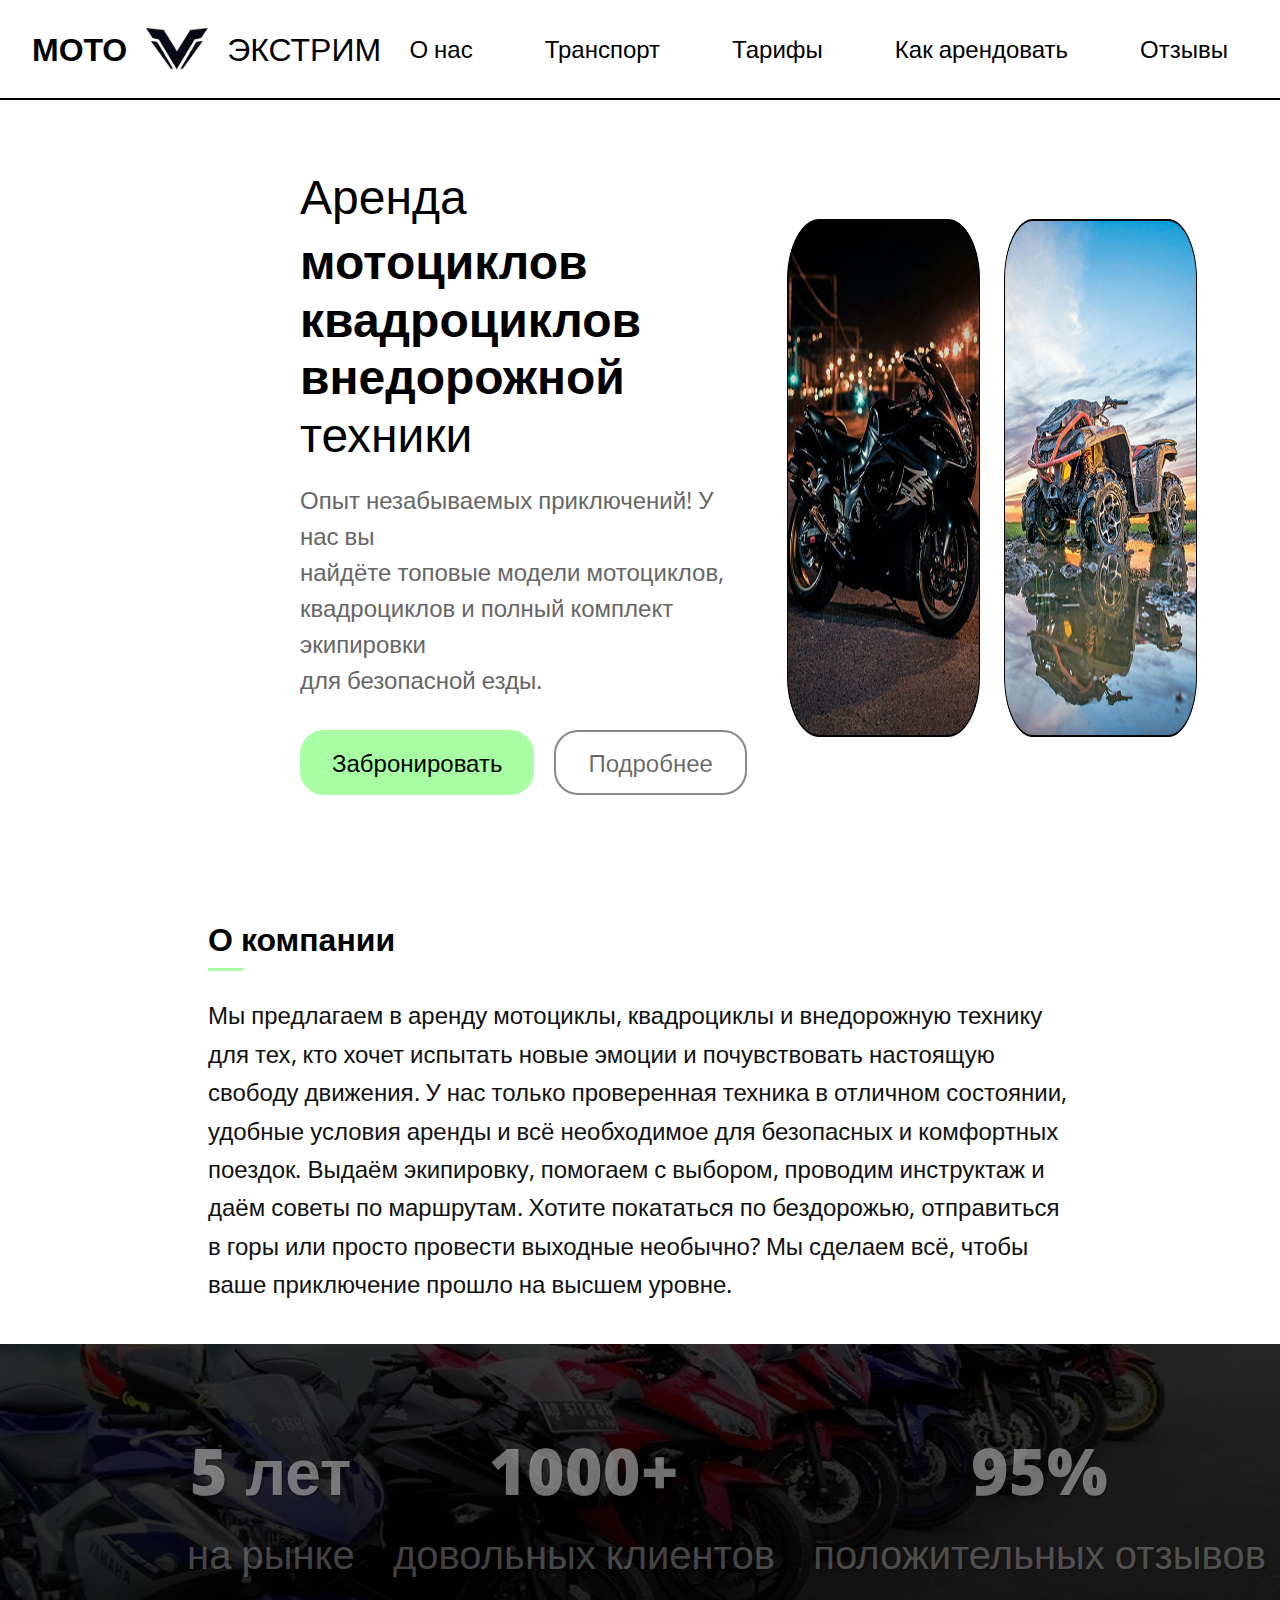
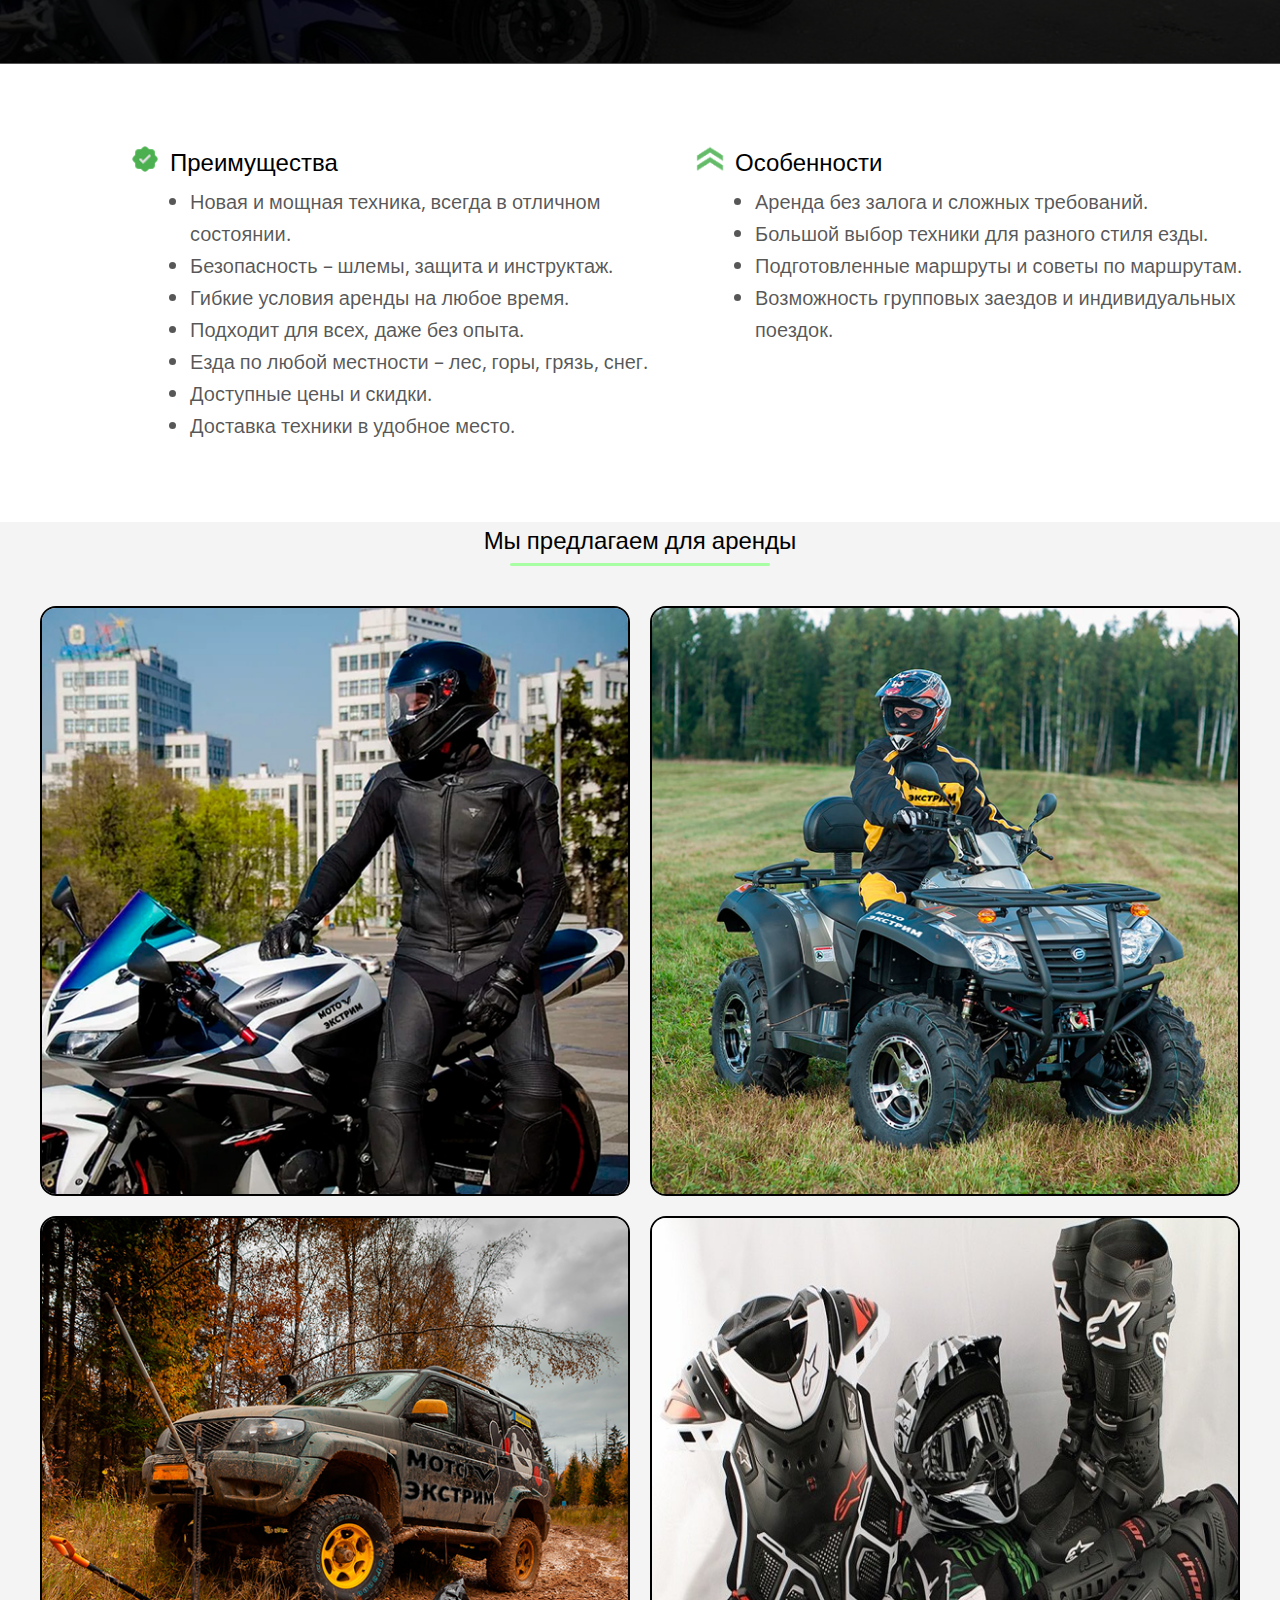
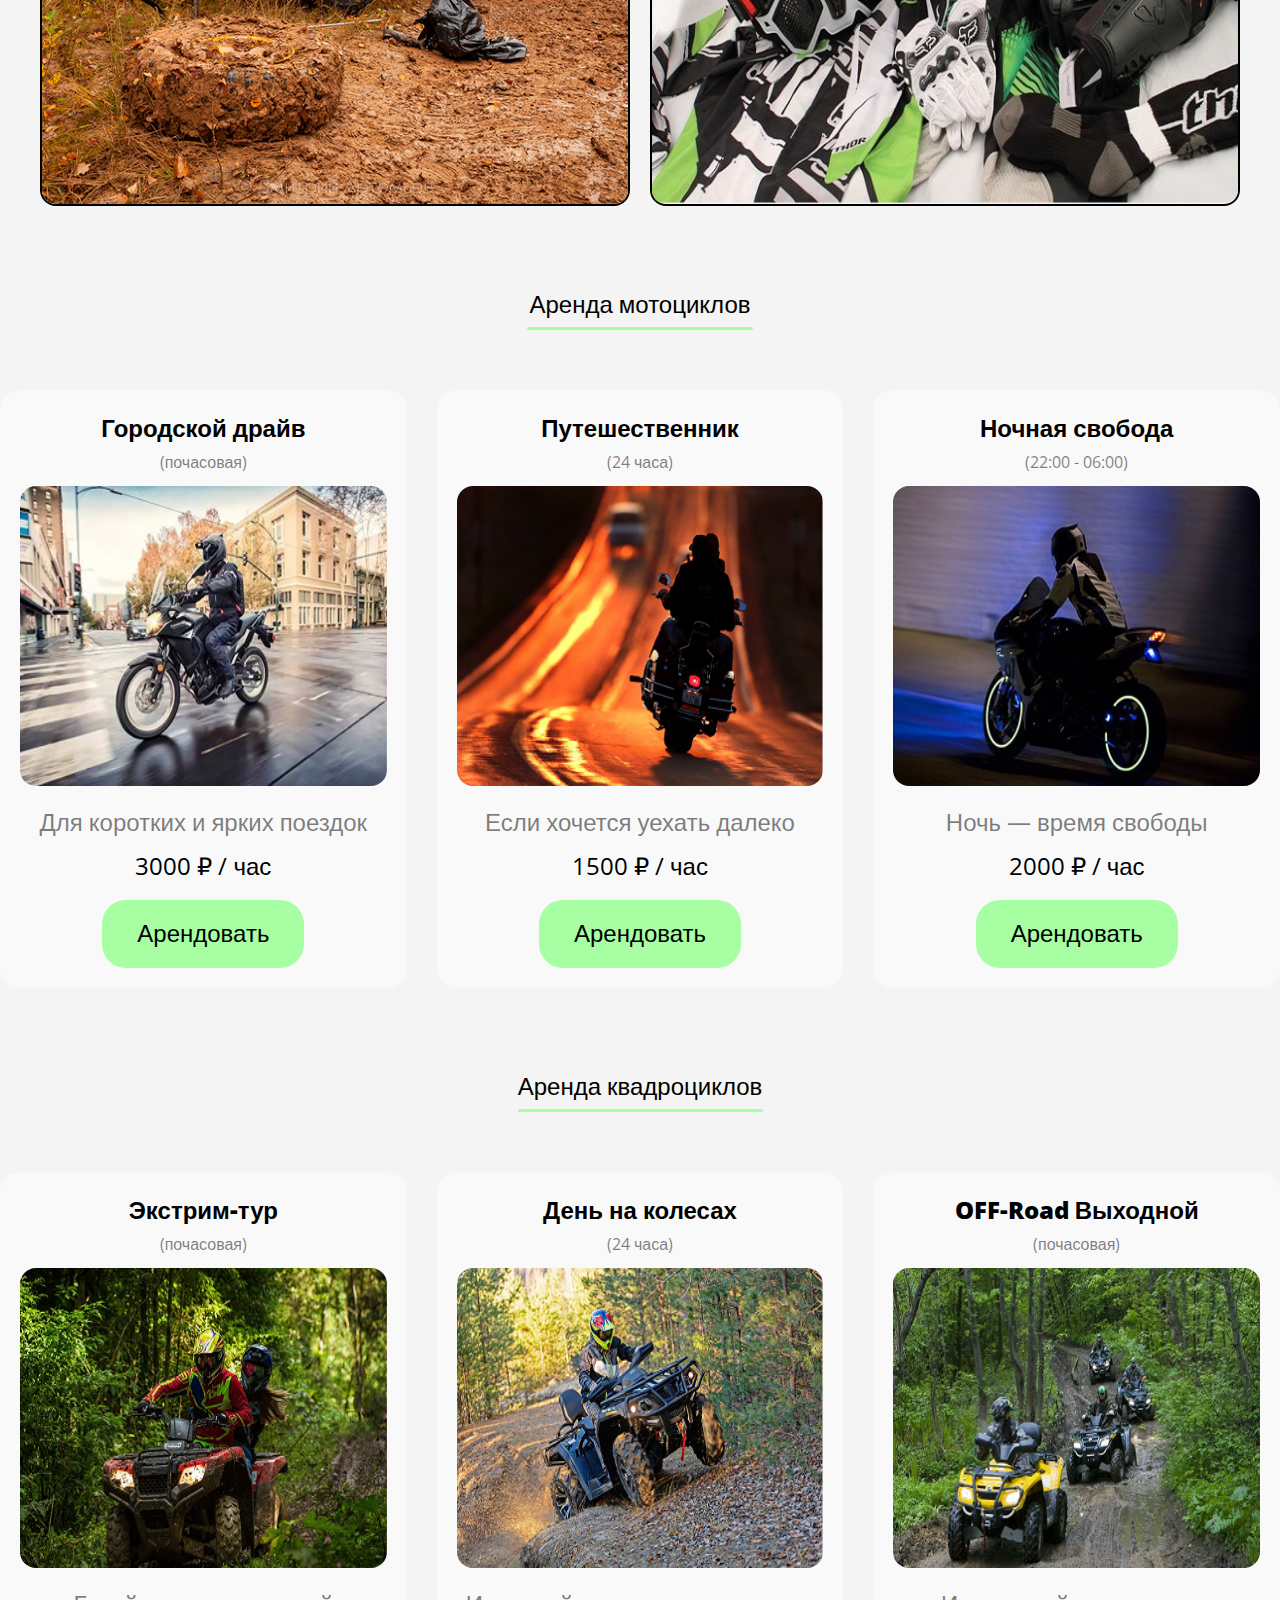
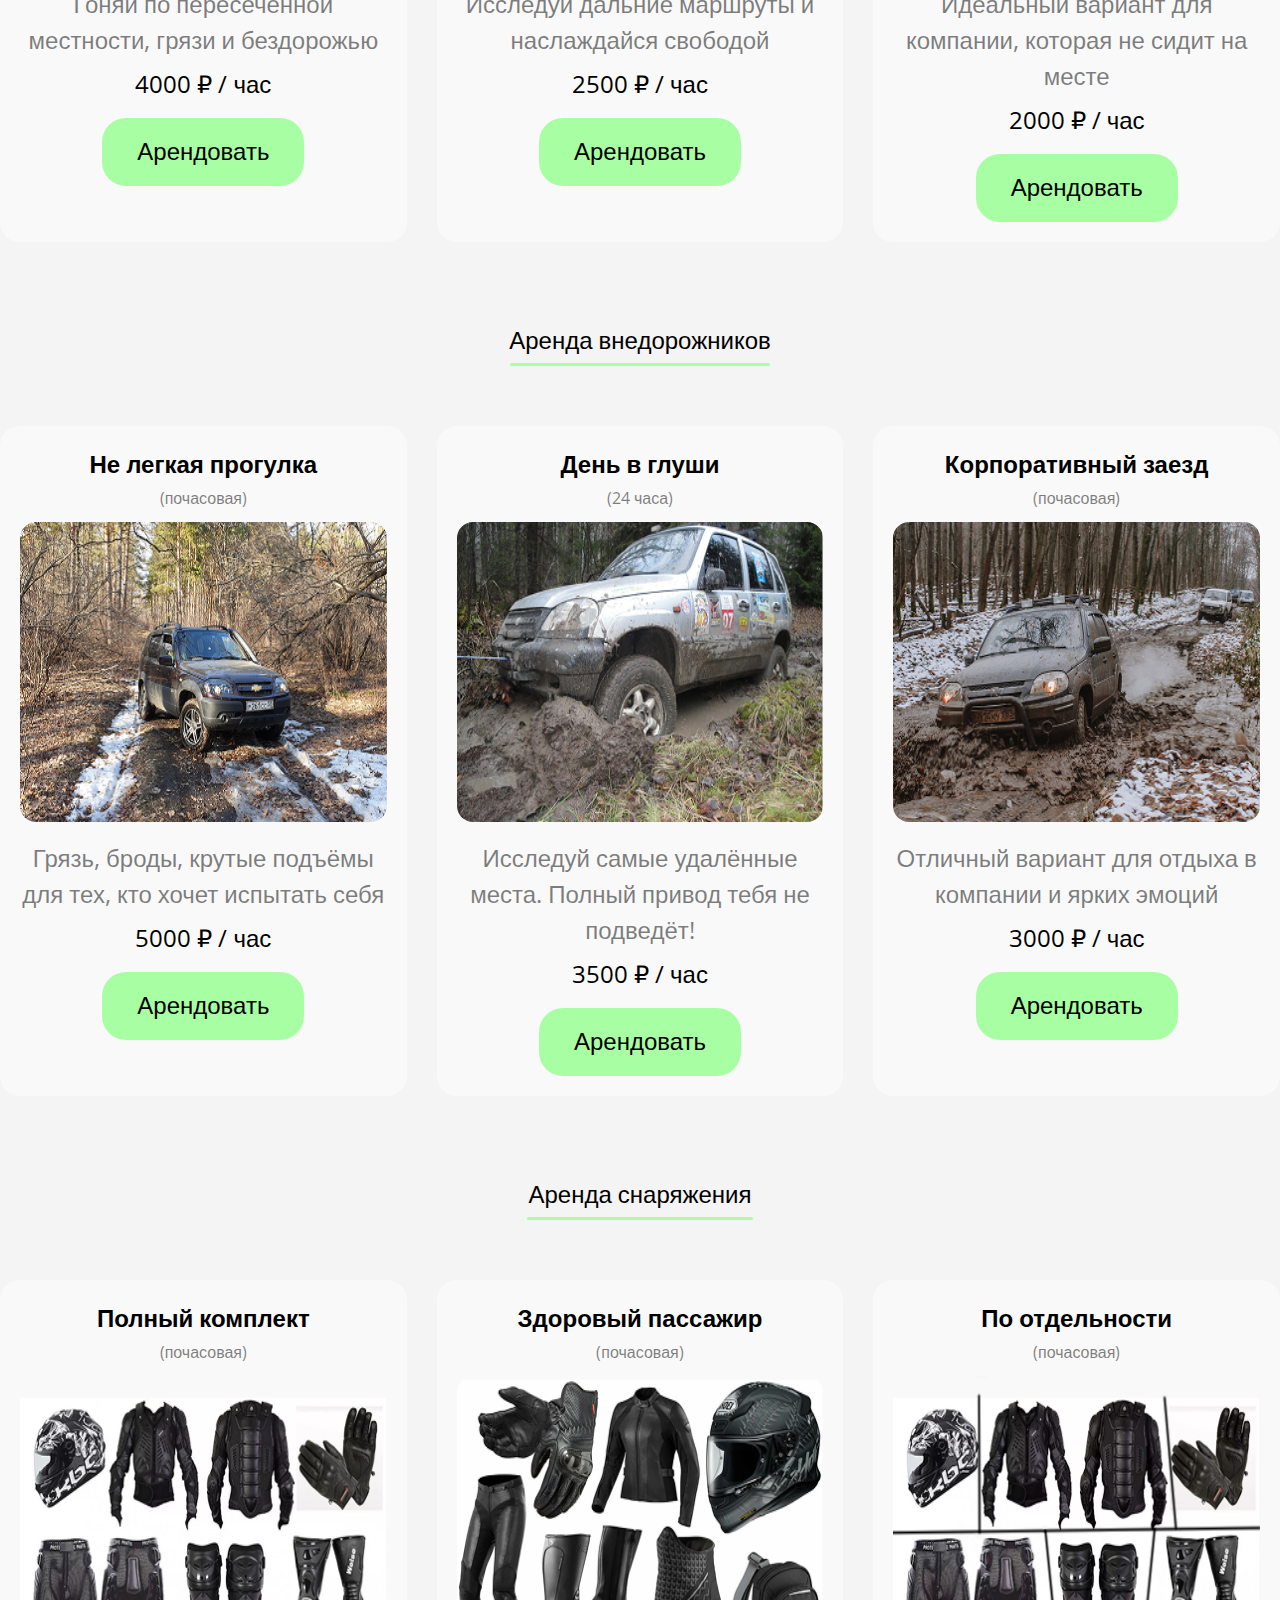
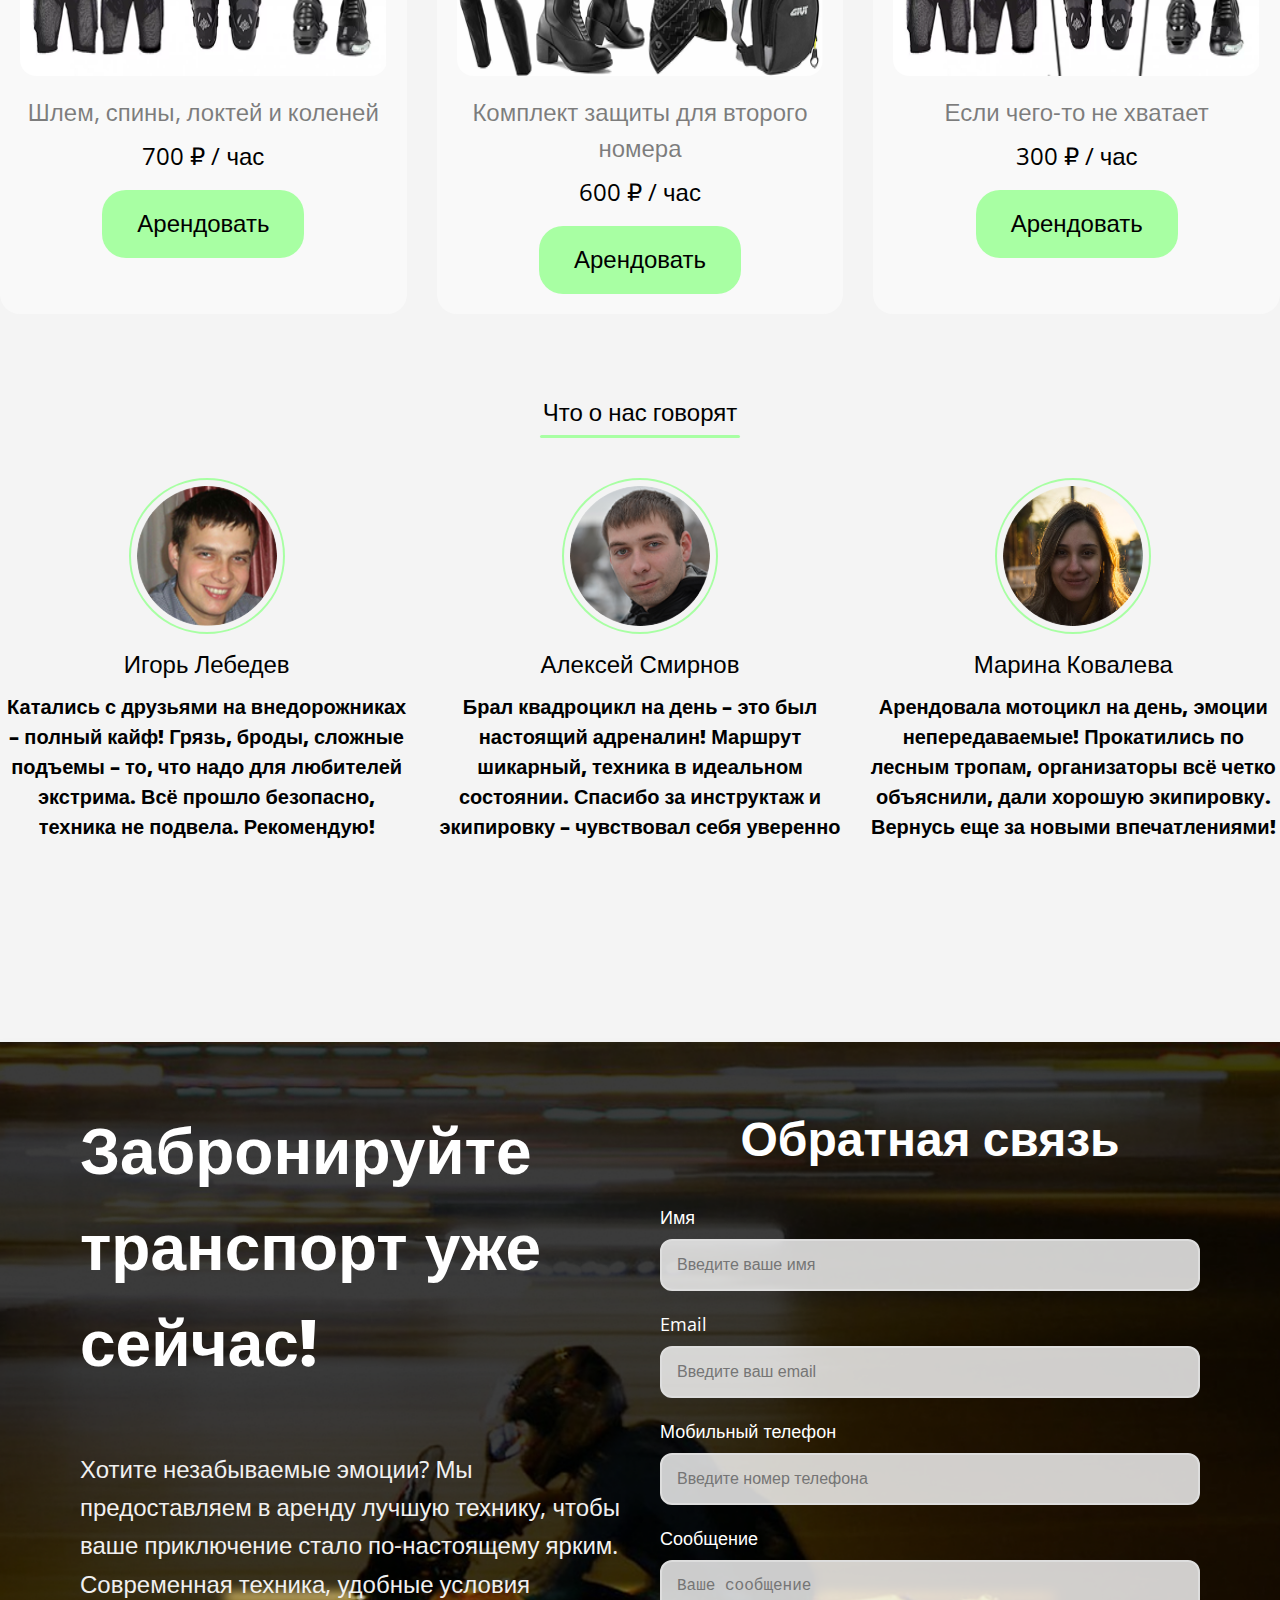
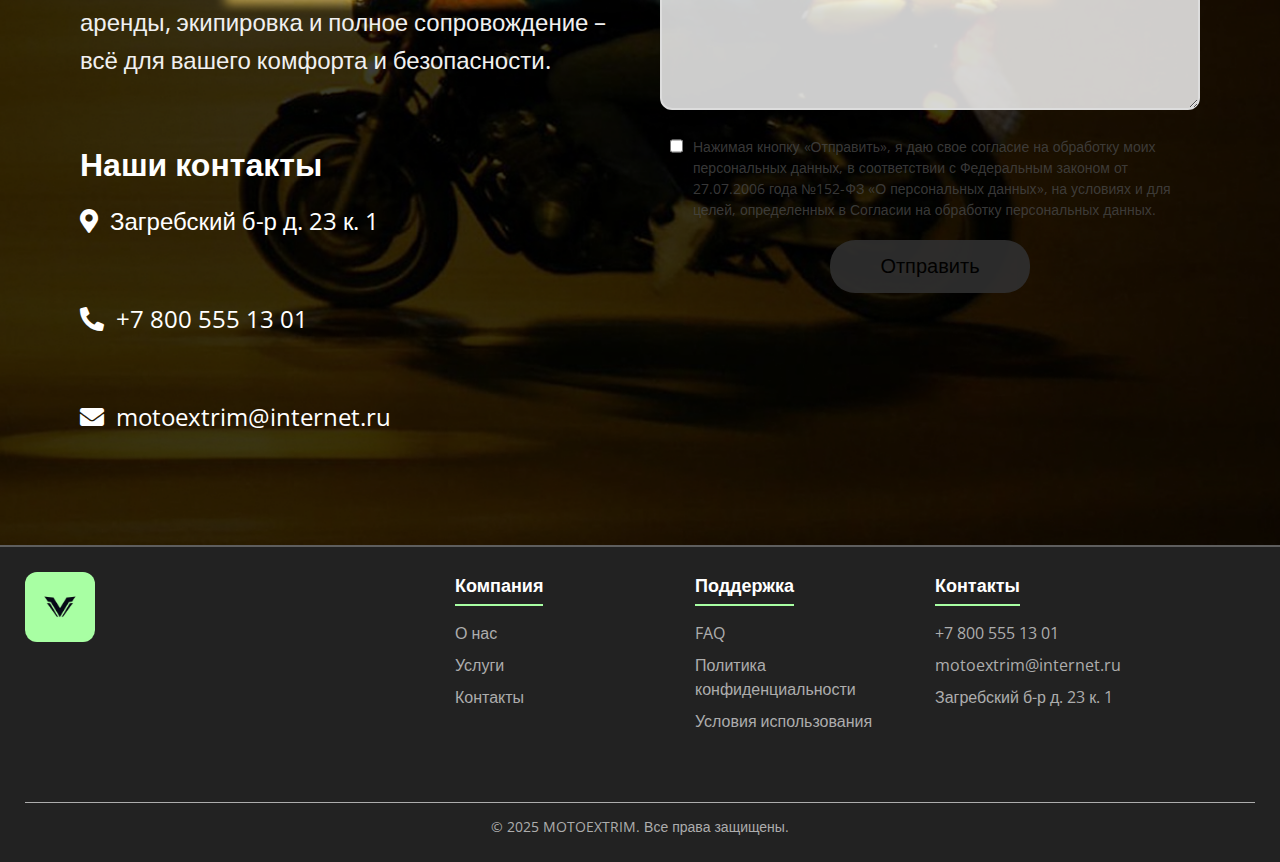
<file: index.html>
<!DOCTYPE html>
<html lang="ru">
<head>
    <meta charset="UTF-8" />
    <meta name="viewport" content="width=device-width, initial-scale=1.0"/>
    <title>MOTOEXTRIM</title>
    <link rel="stylesheet" href="css/style.css" />
    <meta charset="UTF-8">
    <link rel="icon" href="images/1111.png" type="image/png">
    <link rel="stylesheet" href="https://cdnjs.cloudflare.com/ajax/libs/font-awesome/5.15.4/css/all.min.css">
    


</head>
<body>

<header class="header">
    <div class="header-content">
        <div class="logo-container">
            <h1 class="site-title">
                <span class="bold">МОТО</span>
                <img src="images/logo.png" alt="Логотип" class="logo"/>
                <span class="light">ЭКСТРИМ</span>
            </h1>
        </div>
        <nav class="navigation">
            <ul>
                <li><a href="onas.html" target="_blank" class="nav-link">О нас</a></li>
                <li><a href="#rent" class="nav-link">Транспорт</a></li>
                <li><a href="#tarifs" class="nav-link">Тарифы</a></li>
                <li><a href="#feedback" class="nav-link">Как арендовать</a></li>
                <li><a href="#reviews" class="nav-link">Отзывы</a></li>
            </ul>
        </nav>
    </div>
</header>
<section class="hero">
    <div class="hero-left">
      <h2>Аренда</h2>
      <h3><strong>мотоциклов</strong><br>
          <strong>квадроциклов</strong><br>
          <strong>внедорожной</strong> техники</h3>
      <p class="hero-description">
        Опыт незабываемых приключений! У нас вы<br>
        найдёте топовые модели мотоциклов,<br>
        квадроциклов и полный комплект экипировки<br>
        для безопасной езды.
      </p>
      <div class="hero-buttons">
        <button onclick="document.getElementById('feedback').scrollIntoView({ behavior: 'smooth' });" class="btn-green">Забронировать</button>
        <button onclick="document.getElementById('company_more').scrollIntoView({ behavior: 'smooth' });" class="btn-outline">Подробнее</button>
      </div>
    </div>
    <div class="hero-right">
      <img src="images/bike.png" alt="Мотоцикл" class="hero-img">
      <img src="images/quad.png" alt="Квадроцикл" class="hero-img">
    </div>
  </section>
  <section class="about">
    <div class="container">
        <div class="about-inner">
      <h2 id="company_more">О компании</h2>
      <div class="green-underline"></div>
      <p>
        Мы предлагаем в аренду мотоциклы, квадроциклы и внедорожную технику для тех, кто хочет испытать новые эмоции и почувствовать настоящую свободу движения. У нас только проверенная техника в отличном состоянии, удобные условия аренды и всё необходимое для безопасных и комфортных поездок. Выдаём экипировку, помогаем с выбором, проводим инструктаж и даём советы по маршрутам. Хотите покататься по бездорожью, отправиться в горы или просто провести выходные необычно? Мы сделаем всё, чтобы ваше приключение прошло на высшем уровне.
      </p>
    </div>
  </section>
  
  <section class="stats">
    <div class="stats-gradient">
      <div class="stats-content">
        <div class="stat-item">
          <div class="stat-top">5 лет</div>
          <div class="stat-bottom">на рынке</div>
        </div>
        <div class="stat-item">
          <div class="stat-top">1000+</div>
          <div class="stat-bottom">довольных клиентов</div>
        </div>
        <div class="stat-item">
          <div class="stat-top">95%</div>
          <div class="stat-bottom">положительных отзывов</div>
        </div>
      </div>
    </div>
  </section>
  <section class="benefits-section">
    <div class="benefits-wrapper">
        <img src="images/greeen_gal.png" alt="Картинка к особенностям" class="benefits-img" />
      <div class="benefits-column">
        <h2>Преимущества</h2>
        <ul class="benefits-list">
          <li>Новая и мощная техника, всегда в отличном состоянии.</li>
          <li>Безопасность – шлемы, защита и инструктаж.</li>
          <li>Гибкие условия аренды на любое время.</li>
          <li>Подходит для всех, даже без опыта.</li>
          <li>Езда по любой местности – лес, горы, грязь, снег.</li>
          <li>Доступные цены и скидки.</li>
          <li>Доставка техники в удобное место.</li>
        </ul>
      </div>
  
      <div class="benefits-image-block">
        <img src="images/check-green.png" alt="Картинка к особенностям" class="benefits-img" />
      </div>
  
      <div class="benefits-column">
        <h2>Особенности</h2>
        <ul class="benefits-list">
          <li>Аренда без залога и сложных требований.</li>
          <li>Большой выбор техники для разного стиля езды.</li>
          <li>Подготовленные маршруты и советы по маршрутам.</li>
          <li>Возможность групповых заездов и индивидуальных поездок.</li>
        </ul>
      </div>
    </div>
  </section>
  
<div class="rent-offer">
    <p class="text" id="rent">Мы предлагаем для аренды</p>
  </div>
  <div class="green-underline3"></div>

  <!-- HTML -->
<div class="grid-block">
    <img src="images/img1.png" alt="item 1" />
    <img src="images/img3.png" alt="item 2" />
    <img src="images/img2.png" alt="item 3" />
    <img src="images/img4.png" alt="item 4" />
  </div>

  <div class="rent-offer_uni" id="tarifs">
    <p class="text">Аренда мотоциклов</p>
   
  </div>
  <div class="green-underline1"></div>
  <div class="tariffs">
    <div class="tariff-card">
      <h3>Городской драйв</h3>
      <p class="subtitle">(почасовая)</p>
      <img src="images/bike1.png" alt="Мотоцикл" />
      <p class="image-desc">Для коротких и ярких поездок</p>
      <p class="price">3000 ₽ / час</p>
      <button onclick="document.getElementById('feedback').scrollIntoView({ behavior: 'smooth' });">Арендовать</button>
    </div>
  
    <div class="tariff-card">
      <h3>Путешественник</h3>
      <p class="subtitle">(24 часа)</p>
      <img src="images/bike2.png" alt="Мотоцикл" />
      <p class="image-desc">Если хочется уехать далеко</p>
      <p class="price">1500 ₽ / час</p>
      <button onclick="document.getElementById('feedback').scrollIntoView({ behavior: 'smooth' });">Арендовать</button>
    </div>
  
    <div class="tariff-card">
      <h3>Ночная свобода</h3>
      <p class="subtitle">(22:00 - 06:00)</p>
      <img src="images/bike3.png" alt="Мотоцикл" />
      <p class="image-desc">Ночь — время свободы</p>
      <p class="price">2000 ₽ / час</p>
      <button onclick="document.getElementById('feedback').scrollIntoView({ behavior: 'smooth' });">Арендовать</button>
    </div>
  </div>
  
  <div class="rent-offer_uni">
    <p class="text">Аренда квадроциклов</p>
   
  </div>
  <div class="green-underline4"></div>
  <div class="tariffs">
    <div class="tariff-card">
      <h3>Экстрим-тур</h3>
      <p class="subtitle">(почасовая)</p>
      <img src="images/quad1.png" alt="Квадрацикл" />
      <p class="image-desc">Гоняй по пересеченной местности, грязи и бездорожью</p>
      <p class="price">4000 ₽ / час</p> 
      <button onclick="document.getElementById('feedback').scrollIntoView({ behavior: 'smooth' });">Арендовать</button>
    </div>
  
    <div class="tariff-card">
      <h3>День на колесах</h3>
      <p class="subtitle">(24 часа)</p>
      <img src="images/quad2.png" alt="Квадрацикл" />
      <p class="image-desc">Исследуй дальние маршруты и наслаждайся свободой</p>
      <p class="price">2500 ₽ / час</p>
      <button onclick="document.getElementById('feedback').scrollIntoView({ behavior: 'smooth' });">Арендовать</button>
    </div>
  
    <div class="tariff-card">
      <h3>OFF-Road Выходной</h3>
      <p class="subtitle">(почасовая)</p>
      <img src="images/quad3.png" alt="Квадрацикл" />
      <p class="image-desc">Идеальный вариант для компании, которая не сидит на месте</p>
      <p class="price">2000 ₽ / час</p>
      <button onclick="document.getElementById('feedback').scrollIntoView({ behavior: 'smooth' });">Арендовать</button>
    </div>
  </div>

  <div class="rent-offer_uni">
    <p class="text">Аренда внедорожников</p>
   
  </div>
  <div class="green-underline3"></div>
  <div class="tariffs">
    <div class="tariff-card">
      <h3>Не легкая прогулка</h3>
      <p class="subtitle">(почасовая)</p>
      <img src="images/cros1.png" alt="Квадрацикл" />
      <p class="image-desc">Грязь, броды, крутые подъёмы для тех, кто хочет испытать себя</p>
      <p class="price">5000 ₽ / час</p>
      <button onclick="document.getElementById('feedback').scrollIntoView({ behavior: 'smooth' });">Арендовать</button>
    </div>
  
    <div class="tariff-card">
      <h3>День в глуши</h3>
      <p class="subtitle">(24 часа)</p>
      <img src="images/cros2.png" alt="Квадрацикл" />
      <p class="image-desc">Исследуй самые удалённые места. Полный привод тебя не подведёт!</p>
      <p class="price">3500 ₽ / час</p>
      <button onclick="document.getElementById('feedback').scrollIntoView({ behavior: 'smooth' });">Арендовать</button>
    </div>
  
    <div class="tariff-card">
      <h3>Корпоративный заезд</h3>
      <p class="subtitle">(почасовая)</p>
      <img src="images/cros3.png" alt="Квадрацикл" />
      <p class="image-desc">Отличный вариант для отдыха в компании и ярких эмоций</p>
      <p class="price">3000 ₽ / час</p>
      <button onclick="document.getElementById('feedback').scrollIntoView({ behavior: 'smooth' });">Арендовать</button>
    </div>
  </div>

  <div class="rent-offer_uni">
    <p class="text">Аренда снаряжения</p>
   
  </div>
  <div class="green-underline1"></div>
  <div class="tariffs">
    <div class="tariff-card">
      <h3>Полный комплект </h3>
      <p class="subtitle">(почасовая)</p>
      <img src="images/snar1.png" alt="Квадрацикл" />
      <p class="image-desc">Шлем, спины, локтей и коленей</p>
      <p class="price">700 ₽ / час</p>
      <button onclick="document.getElementById('feedback').scrollIntoView({ behavior: 'smooth' });">Арендовать</button>
    </div>
  
    <div class="tariff-card">
      <h3>Здоровый пассажир</h3>
      <p class="subtitle">(почасовая)</p>
      <img src="images/snar2.png" alt="Квадрацикл" />
      <p class="image-desc">Комплект защиты для второго номера</p>
      <p class="price">600 ₽ / час</p>
      <button onclick="document.getElementById('feedback').scrollIntoView({ behavior: 'smooth' });">Арендовать</button>
    </div>
  
    <div class="tariff-card">
      <h3>По отдельности</h3>
      <p class="subtitle">(почасовая)</p>
      <img src="images/snar3.png" alt="Квадрацикл" />
      <p class="image-desc">Если чего-то не хватает</p>
      <p class="price">300 ₽ / час</p>
      <button onclick="document.getElementById('feedback').scrollIntoView({ behavior: 'smooth' });">Арендовать</button>
    </div>
  </div>


  <div class="rent-offer_uni" id="reviews">
    <p class="text">Что о нас говорят</p>
  </div>
  <div class="green-underline2"></div>
  
  <div class="avatar-line">
    <div class="avatar-card">
      <div class="avatar-wrapper">
        <img src="images/pep1.png" alt="Аватар" class="avatar" />
      </div>
      <p class="avatar-name">Игорь Лебедев</p>
      <p class="feedback-bottom-text">Катались с друзьями на внедорожниках – полный кайф! Грязь, броды, сложные подъемы – то, что надо для любителей экстрима. Всё прошло безопасно, техника не подвела. Рекомендую!</p>

    </div>
  
    <div class="avatar-card">
      <div class="avatar-wrapper">
        <img src="images/pep2.png" alt="Аватар" class="avatar" />
      </div>
      <p class="avatar-name">Алексей Смирнов</p>
      <p class="feedback-bottom-text">Брал квадроцикл на день – это был настоящий адреналин! Маршрут шикарный, техника в идеальном состоянии. Спасибо за инструктаж и экипировку – чувствовал себя уверенно</p>

    </div>
  
    <div class="avatar-card">
      <div class="avatar-wrapper">
        <img src="images/pep3.png" alt="Аватар" class="avatar" />
      </div>
      <p class="avatar-name">Марина Ковалева</p>
      <p class="feedback-bottom-text">Арендовала мотоцикл на день, эмоции непередаваемые! Прокатились по лесным тропам, организаторы всё четко объяснили, дали хорошую экипировку. Вернусь еще за новыми впечатлениями!</p>
    </div>
  </div>

  <div class="feedback-box" id="feedback">
    <div class="feedback-wrapper">
      <!-- Левая часть -->
      <div class="feedback-left">
        <h2 class="feedback-heading">Забронируйте транспорт уже сейчас!</h2>
        <p class="feedback-description">
          Хотите незабываемые эмоции? Мы предоставляем в аренду лучшую технику, чтобы ваше приключение стало по-настоящему ярким.
          Современная техника, удобные условия аренды, экипировка и полное сопровождение – всё для вашего комфорта и безопасности.
        </p>
        <h3 class="feedback-contacts-title">Наши контакты</h3>
        <div class="contact-info">
          <div class="contact-item">
            <i class="fas fa-map-marker-alt"></i>
            <span>Загребский б-р д. 23 к. 1</span>
          </div>
          <div class="contact-item">
              <i class="fas fa-phone-alt"></i>
            <span>+7 800 555 13 01</span>
          </div>
          <div class="contact-item">
            <i class="fas fa-envelope"></i>
            <span>motoextrim@internet.ru</span>
          </div>
        </div>
      </div>
      
  
      <!-- Правая часть -->
      <div class="feedback-right">
        <h3 class="feedback-title">Обратная связь</h3>

      <!-- Уведомление об успешной отправке -->
      <div id="success-notification" class="notification" style="display:none;">
        <p>Ваше сообщение успешно отправлено!</p>
      </div>


        <form class="feedback-form" id="feedback-form">
    <div class="input-group">
        <label for="name">Имя</label>
        <input type="text" id="name" name="name" placeholder="Введите ваше имя" required>
    </div>

    <div class="input-group">
        <label for="email">Email</label>
        <input type="email" id="email" name="email" placeholder="Введите ваш email" required>
    </div>

    <div class="input-group">
        <label for="phone">Мобильный телефон</label>
        <input type="tel" id="phone" name="phone" placeholder="Введите номер телефона" required>
    </div>

    <div class="input-group">
        <label for="message">Сообщение</label>
        <textarea id="message" name="message" placeholder="Ваше сообщение" required></textarea>
    </div>

    <div style="display: flex;" class="consent-text">
        <input type="checkbox" id="agree">
        <p id="agree-text">Нажимая кнопку «Отправить», я даю свое согласие на обработку моих персональных данных,
          в соответствии с Федеральным законом от 27.07.2006 года №152-ФЗ «О персональных данных»,
          на условиях и для целей, определенных в Согласии на обработку персональных данных.</p>
    </div>

    <button type="submit" class="feedback-button" id="submit-button" disabled>Отправить</button>
    
</form>



        
      </div>
    </div>
  </div>
  
  <footer class="site-footer">
    <div class="footer-container">
      <!-- Логотип как 1-я колонка -->
      <div class="footer-logo-box">
        <img src="images/logo.png" alt="Логотип" class="footer-logo">
      </div>
  
      <div class="footer-columns">
        <div class="footer-column">
          <h4>Компания</h4>
          <ul>
            <li><a href="onas.html" target="_blank">О нас</a></li>
            <li><a href="uslugi.html" target="_blank">Услуги</a></li>
            <li><a href="contacts.html" target="_blank">Контакты</a></li>
          </ul>
        </div>
  
        <div class="footer-column">
          <h4>Поддержка</h4>
          <ul>
            <li><a href="FAQ.html" target="_blank">FAQ</a></li>
            <li><a href="politcon.html" target="_blank">Политика конфиденциальности</a></li>
            <li><a href="uslovia.html" target="_blank">Условия использования</a></li>
          </ul>
        </div>
  
        <div class="footer-column">
          <h4>Контакты</h4>
          <ul>
            <li><a href="tel:+78005551301" target="_blank">+7 800 555 13 01</a></li>
            <li><a href="mailto:motoextrim@internet.ru" target="_blank">motoextrim@internet.ru</a></li>
            <li><a href="https://yandex.ru/maps/-/CHfFvD9g" target="_blank">Загребский б-р д. 23 к. 1</a></li>
          </ul>
        </div>
      </div>
    </div>
  
    <div class="footer-bottom">
      <p>&copy; 2025 MOTOEXTRIM. Все права защищены.</p>
    </div>
  </footer>
  <script src="js/btn.js"></script>
  <script src="js/form.js"></script>
  <script src="js/send.js"></script>
  <script src="js/massage.js"></script>
</body>
</html>
</file>
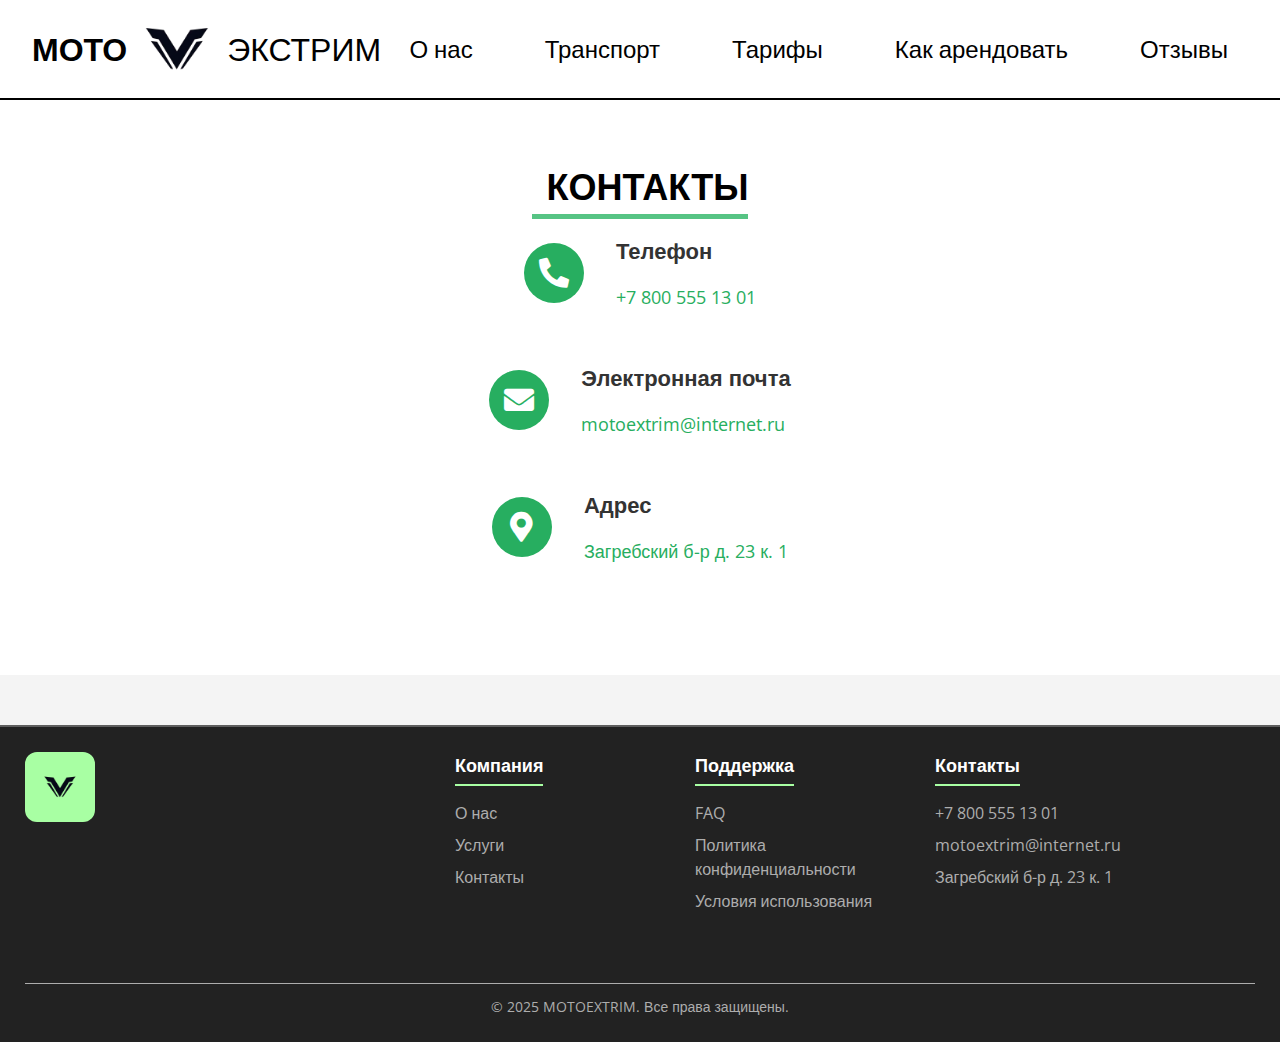
<file: contacts.html>
<!DOCTYPE html>
<html lang="ru">
<head>
    <meta charset="UTF-8" />
    <meta name="viewport" content="width=device-width, initial-scale=1.0"/>
    <title>MOTOEXTRIM</title>
    <link rel="stylesheet" href="css/style.css" />
    <meta charset="UTF-8">
    <link rel="icon" href="images/1111.png" type="image/png">
    <link rel="stylesheet" href="https://cdnjs.cloudflare.com/ajax/libs/font-awesome/5.15.4/css/all.min.css">
    


</head>
<body>
  <header class="header">
    <div class="header-content">
        <div class="logo-container">
            <h1 class="site-title">
                <span class="bold">МОТО</span>
                <img src="images/logo.png" alt="Логотип" class="logo"/>
                <span class="light">ЭКСТРИМ</span>
            </h1>
        </div>
        <nav class="navigation">
            <ul>
                <li><a href="onas.html" target="_blank" class="nav-link">О нас</a></li>
                <li><a href="index.html#rent" class="nav-link">Транспорт</a></li>
                <li><a href="index.html#tarifs" class="nav-link">Тарифы</a></li>
                <li><a href="index.html#feedback" class="nav-link">Как арендовать</a></li>
                <li><a href="index.html#reviews" class="nav-link">Отзывы</a></li>
            </ul>
        </nav>
    </div>
</header>
  <main>
    <section class="contacts">
      <div class="container">
        <h2 class="section-title">Контакты</h2>
        <div class="contact-item">
          <div class="icon-box">
            <i class="fas fa-phone-alt"></i>
          </div>
          <div class="contact-info">
            <h3>Телефон</h3>
            <a href="tel:+78005551301" class="contact-link">+7 800 555 13 01</a>
          </div>
        </div>
        <div class="contact-item">
          <div class="icon-box">
            <i class="fas fa-envelope"></i>
          </div>
          <div class="contact-info">
            <h3>Электронная почта</h3>
            <a href="mailto:motoextrim@internet.ru" class="contact-link">motoextrim@internet.ru</a>
          </div>
        </div>
        <div class="contact-item">
          <div class="icon-box">
            <i class="fas fa-map-marker-alt"></i>
          </div>
          <div class="contact-info">
            <h3>Адрес</h3>
            <a href="https://yandex.ru/maps/-/CHfFvD9g" target="_blank" class="contact-link">Загребский б-р д. 23 к. 1</a>
          </div>
        </div>
      </div>
    </section>
    
  </main>
  <footer class="site-footer" style="margin-top: 50px;">
    <div class="footer-container">
      <!-- Логотип как 1-я колонка -->
      <div class="footer-logo-box">
        <img src="images/logo.png" alt="Логотип" class="footer-logo">
      </div>
  
      <div class="footer-columns">
        <div class="footer-column">
          <h4>Компания</h4>
          <ul>
            <li><a href="onas.html" target="_blank">О нас</a></li>
            <li><a href="uslugi.html" target="_blank">Услуги</a></li>
            <li><a href="contacts.html" target="_blank">Контакты</a></li>
          </ul>
        </div>
  
        <div class="footer-column">
          <h4>Поддержка</h4>
          <ul>
            <li><a href="FAQ.html" target="_blank">FAQ</a></li>
            <li><a href="politcon.html" target="_blank">Политика конфиденциальности</a></li>
            <li><a href="uslovia.html" target="_blank">Условия использования</a></li>
          </ul>
        </div>
  
        <div class="footer-column">
          <h4>Контакты</h4>
          <ul>
            <li><a href="tel:+78005551301" target="_blank">+7 800 555 13 01</a></li>
            <li><a href="mailto:motoextrim@internet.ru" target="_blank">motoextrim@internet.ru</a></li>
            <li><a href="https://yandex.ru/maps/-/CHfFvD9g" target="_blank">Загребский б-р д. 23 к. 1</a></li>
          </ul>
        </div>
      </div>
    </div>
  
    <div class="footer-bottom">
      <p>&copy; 2025 MOTOEXTRIM. Все права защищены.</p>
    </div>
  </footer>
</body>
</html>
</file>
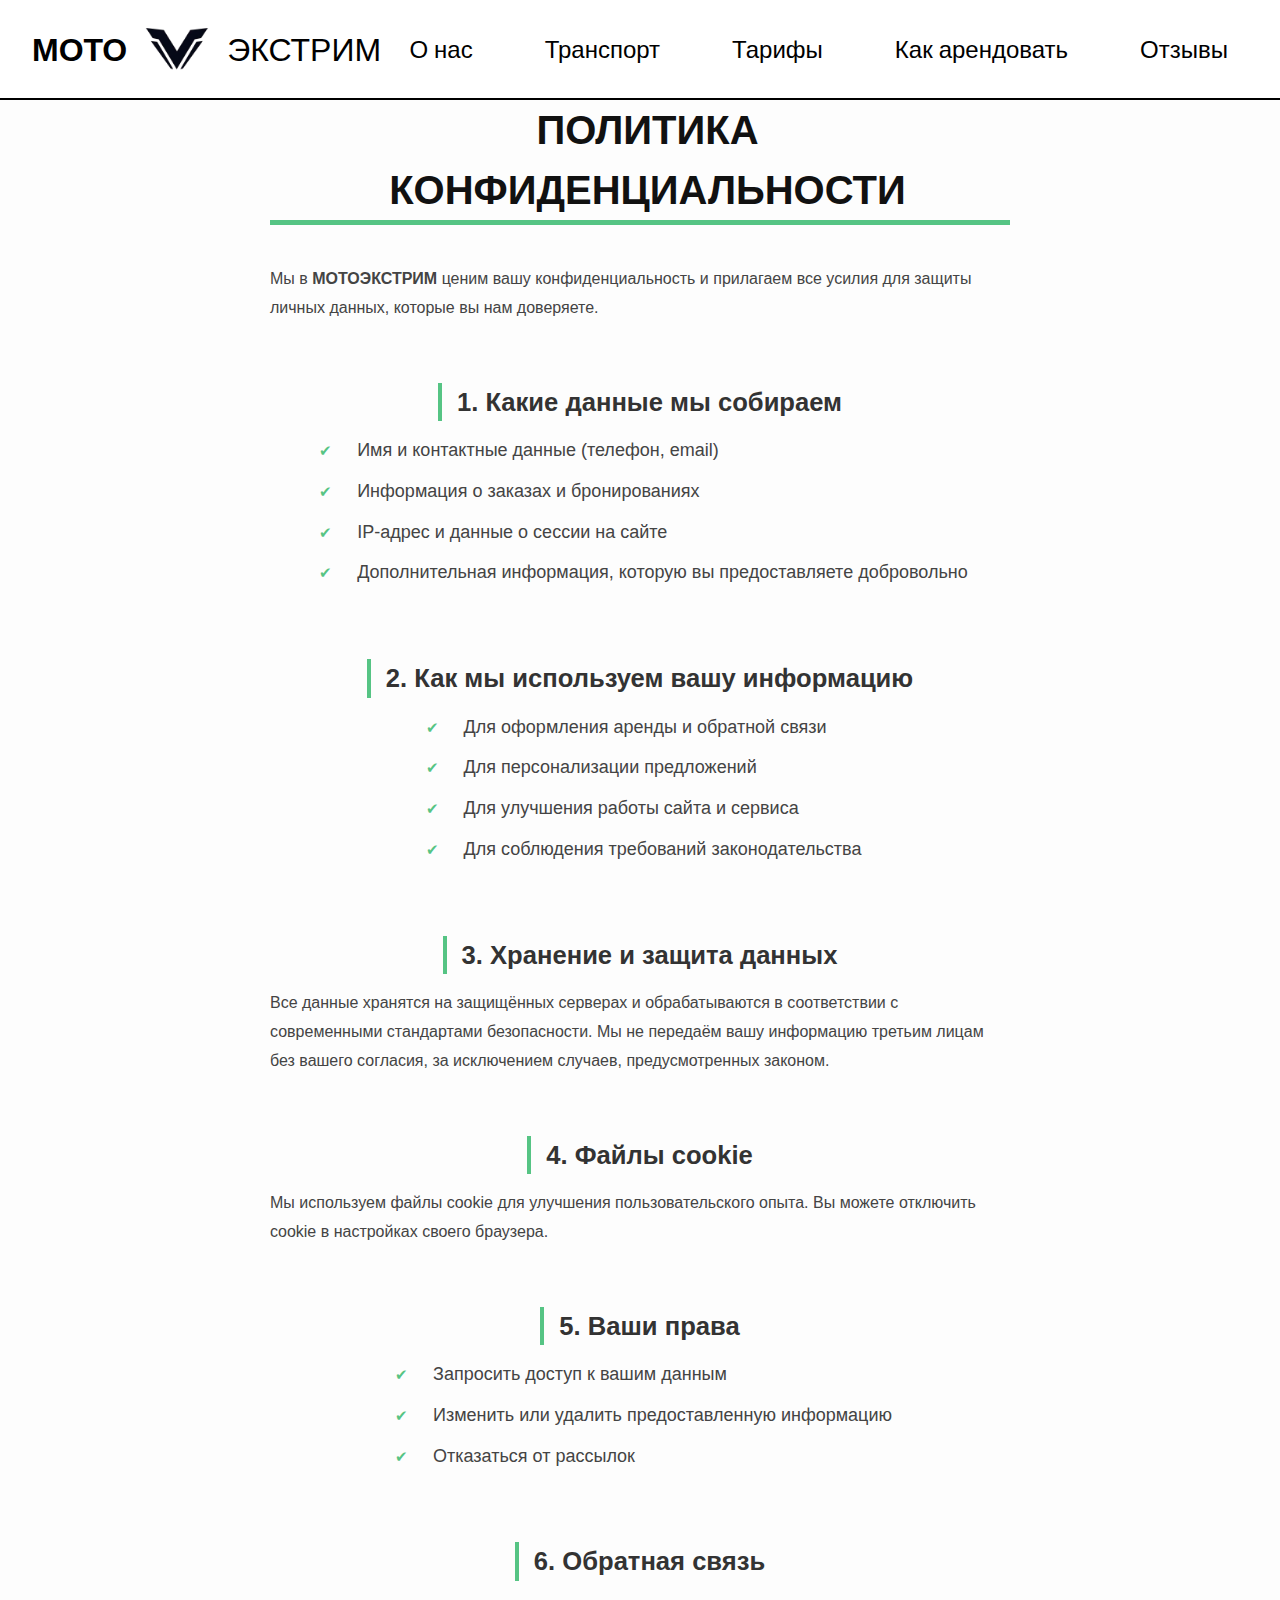
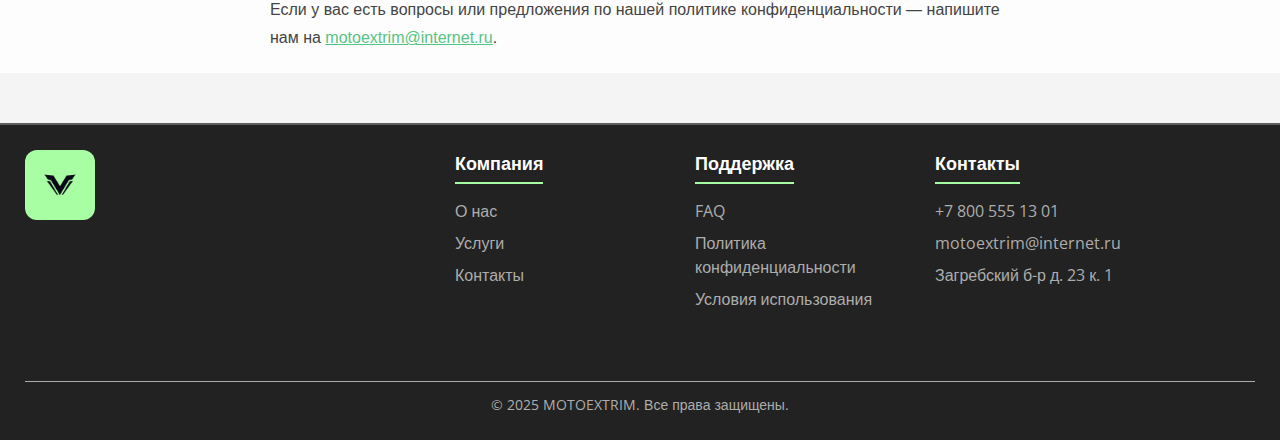
<file: FAQ.html>
<!DOCTYPE html>
<html lang="ru">
<head>
    <meta charset="UTF-8" />
    <meta name="viewport" content="width=device-width, initial-scale=1.0"/>
    <title>MOTOEXTRIM</title>
    <link rel="stylesheet" href="css/style.css" />
    <meta charset="UTF-8">
    <link rel="icon" href="images/1111.png" type="image/png">
    <link rel="stylesheet" href="https://cdnjs.cloudflare.com/ajax/libs/font-awesome/5.15.4/css/all.min.css">
    


</head>
<body>
  <header class="header">
    <div class="header-content">
        <div class="logo-container">
            <h1 class="site-title">
                <span class="bold">МОТО</span>
                <img src="images/logo.png" alt="Логотип" class="logo"/>
                <span class="light">ЭКСТРИМ</span>
            </h1>
        </div>
        <nav class="navigation">
            <ul>
                <li><a href="onas.html" target="_blank" class="nav-link">О нас</a></li>
                <li><a href="index.html#rent" class="nav-link">Транспорт</a></li>
                <li><a href="index.html#tarifs" class="nav-link">Тарифы</a></li>
                <li><a href="index.html#feedback" class="nav-link">Как арендовать</a></li>
                <li><a href="index.html#reviews" class="nav-link">Отзывы</a></li>
            </ul>
        </nav>
    </div>
</header>
<main>
  <section class="privacy-policy">
    <div class="container">
      <h1 class="section-title">Политика конфиденциальности</h1>
      <p class="section-text">
        Мы в <strong>МОТОЭКСТРИМ</strong> ценим вашу конфиденциальность и прилагаем все усилия для защиты личных данных, которые вы нам доверяете.
      </p>

      <h2 class="sub-title">1. Какие данные мы собираем</h2>
      <ul class="custom-list">
        <li>Имя и контактные данные (телефон, email)</li>
        <li>Информация о заказах и бронированиях</li>
        <li>IP-адрес и данные о сессии на сайте</li>
        <li>Дополнительная информация, которую вы предоставляете добровольно</li>
      </ul>

      <h2 class="sub-title">2. Как мы используем вашу информацию</h2>
      <ul class="custom-list">
        <li>Для оформления аренды и обратной связи</li>
        <li>Для персонализации предложений</li>
        <li>Для улучшения работы сайта и сервиса</li>
        <li>Для соблюдения требований законодательства</li>
      </ul>

      <h2 class="sub-title">3. Хранение и защита данных</h2>
      <p class="section-text">
        Все данные хранятся на защищённых серверах и обрабатываются в соответствии с современными стандартами безопасности. Мы не передаём вашу информацию третьим лицам без вашего согласия, за исключением случаев, предусмотренных законом.
      </p>

      <h2 class="sub-title">4. Файлы cookie</h2>
      <p class="section-text">
        Мы используем файлы cookie для улучшения пользовательского опыта. Вы можете отключить cookie в настройках своего браузера.
      </p>

      <h2 class="sub-title">5. Ваши права</h2>
      <ul class="custom-list">
        <li>Запросить доступ к вашим данным</li>
        <li>Изменить или удалить предоставленную информацию</li>
        <li>Отказаться от рассылок</li>
      </ul>

      <h2 class="sub-title">6. Обратная связь</h2>
      <p class="section-text">
        Если у вас есть вопросы или предложения по нашей политике конфиденциальности — напишите нам на <a href="mailto:motoextrim@internet.ru">motoextrim@internet.ru</a>.
      </p>
    </div>
  </section>
</main>


  <footer class="site-footer" style="margin-top: 50px;">
    <div class="footer-container">
      <!-- Логотип как 1-я колонка -->
      <div class="footer-logo-box">
        <img src="images/logo.png" alt="Логотип" class="footer-logo">
      </div>
  
      <div class="footer-columns">
        <div class="footer-column">
          <h4>Компания</h4>
          <ul>
            <li><a href="onas.html" target="_blank">О нас</a></li>
            <li><a href="uslugi.html" target="_blank">Услуги</a></li>
            <li><a href="contacts.html" target="_blank">Контакты</a></li>
          </ul>
        </div>
  
        <div class="footer-column">
          <h4>Поддержка</h4>
          <ul>
            <li><a href="FAQ.html" target="_blank">FAQ</a></li>
            <li><a href="politcon.html" target="_blank">Политика конфиденциальности</a></li>
            <li><a href="uslovia.html" target="_blank">Условия использования</a></li>
          </ul>
        </div>
  
        <div class="footer-column">
          <h4>Контакты</h4>
          <ul>
            <li><a href="tel:+78005551301" target="_blank">+7 800 555 13 01</a></li>
            <li><a href="mailto:motoextrim@internet.ru" target="_blank">motoextrim@internet.ru</a></li>
            <li><a href="https://yandex.ru/maps/-/CHfFvD9g" target="_blank">Загребский б-р д. 23 к. 1</a></li>
          </ul>
        </div>
      </div>
    </div>
  
    <div class="footer-bottom">
      <p>&copy; 2025 MOTOEXTRIM. Все права защищены.</p>
    </div>
  </footer>
</body>
</html>
</file>
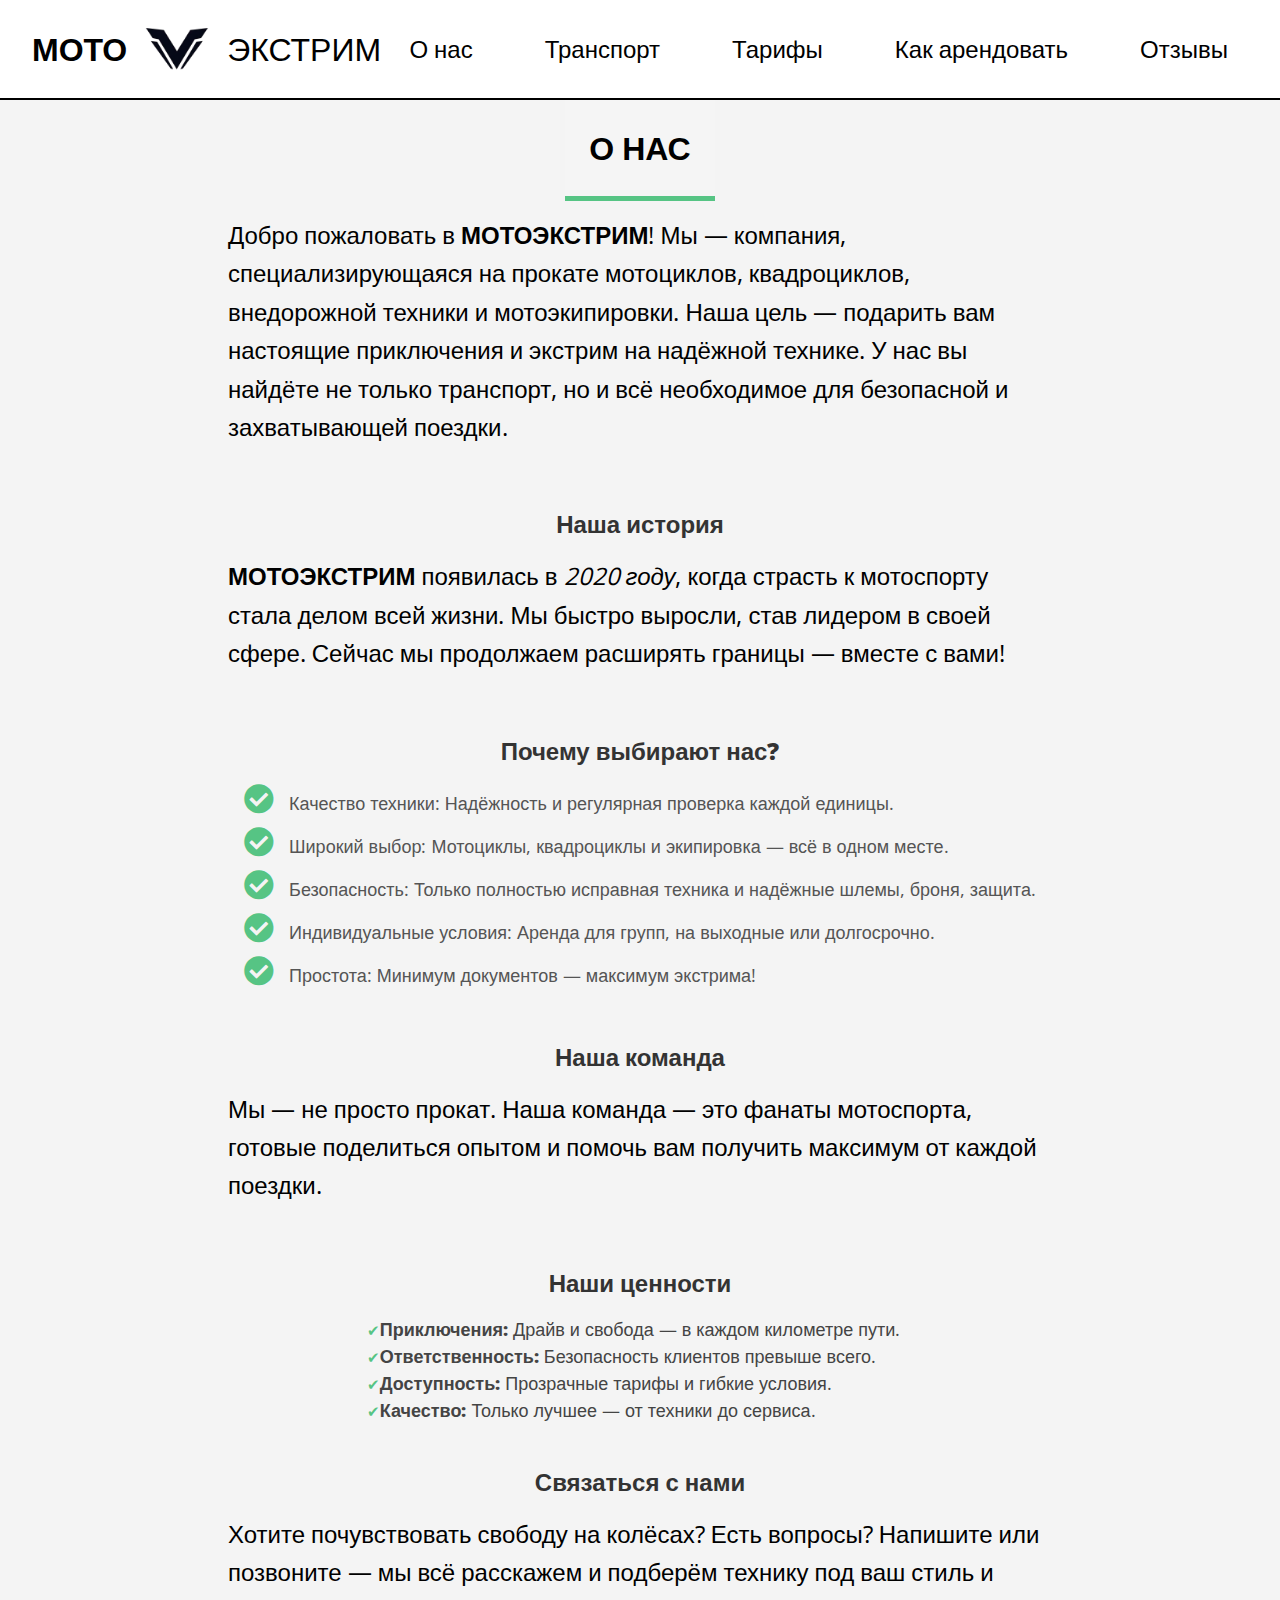
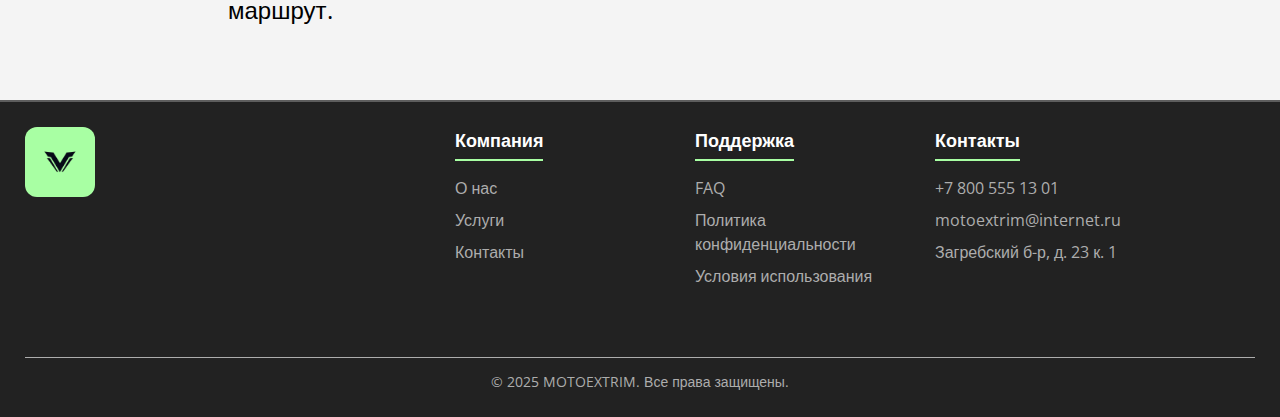
<file: onas.html>
<!DOCTYPE html>
<html lang="ru">
<head>
    <meta charset="UTF-8" />
    <meta name="viewport" content="width=device-width, initial-scale=1.0"/>
    <title>MOTOEXTRIM</title>
    <link rel="stylesheet" href="css/style.css" />
    <meta charset="UTF-8">
    <link rel="icon" href="images/1111.png" type="image/png">
    <link rel="stylesheet" href="https://cdnjs.cloudflare.com/ajax/libs/font-awesome/5.15.4/css/all.min.css">
    


</head>
<body>
  <!-- Шапка -->
  <header class="header">
    <div class="header-content">
      <div class="logo-container">
        <h1 class="site-title">
          <span class="bold">МОТО</span>
          <img src="images/logo.png" alt="Логотип" class="logo"/>
          <span class="light">ЭКСТРИМ</span>
        </h1>
      </div>
      <nav class="navigation">
        <ul>
          <li><a href="onas.html" class="nav-link">О нас</a></li>
          <li><a href="index.html#rent" class="nav-link">Транспорт</a></li>
          <li><a href="index.html#tarifs" class="nav-link">Тарифы</a></li>
          <li><a href="index.html#feedback" class="nav-link">Как арендовать</a></li>
          <li><a href="index.html#reviews" class="nav-link">Отзывы</a></li>
        </ul>
      </nav>
    </div>
  </header>

  <!-- Основной контент -->
  <main>
    <section class="page-section about-section">
      <div class="container">
        <h1 class="section-title">О нас</h1>
        <p class="section-text">Добро пожаловать в <strong>МОТОЭКСТРИМ</strong>! Мы — компания, специализирующаяся на прокате мотоциклов, квадроциклов, внедорожной техники и мотоэкипировки. Наша цель — подарить вам настоящие приключения и экстрим на надёжной технике. У нас вы найдёте не только транспорт, но и всё необходимое для безопасной и захватывающей поездки.</p>

        <h2 class="sub-title">Наша история</h2>
        <p class="section-text"> <strong>МОТОЭКСТРИМ</strong> появилась в <em>2020 году</em>, когда страсть к мотоспорту стала делом всей жизни. Мы быстро выросли, став лидером в своей сфере. Сейчас мы продолжаем расширять границы — вместе с вами!</p>

        <h2 class="sub-title">Почему выбирают нас?</h2>
        <ul class="section-list">
            <li><i class="fas fa-check-circle icon"></i> Качество техники: Надёжность и регулярная проверка каждой единицы.</li>
            <li><i class="fas fa-check-circle icon"></i> Широкий выбор: Мотоциклы, квадроциклы и экипировка — всё в одном месте.</li>
            <li><i class="fas fa-check-circle icon"></i> Безопасность: Только полностью исправная техника и надёжные шлемы, броня, защита.</li>
            <li><i class="fas fa-check-circle icon"></i> Индивидуальные условия: Аренда для групп, на выходные или долгосрочно.</li>
            <li><i class="fas fa-check-circle icon"></i> Простота: Минимум документов — максимум экстрима!</li>
        </ul>

        <h2 class="sub-title">Наша команда</h2>
        <p class="section-text">Мы — не просто прокат. Наша команда — это фанаты мотоспорта, готовые поделиться опытом и помочь вам получить максимум от каждой поездки.</p>

        <h2 class="sub-title">Наши ценности</h2>
        <ul class="custom-list">
          <li><strong>Приключения:</strong> Драйв и свобода — в каждом километре пути.</li>
          <li><strong>Ответственность:</strong> Безопасность клиентов превыше всего.</li>
          <li><strong>Доступность:</strong> Прозрачные тарифы и гибкие условия.</li>
          <li><strong>Качество:</strong> Только лучшее — от техники до сервиса.</li>
        </ul>

        <h2 class="sub-title">Связаться с нами</h2>
        <p class="section-text">Хотите почувствовать свободу на колёсах? Есть вопросы? Напишите или позвоните — мы всё расскажем и подберём технику под ваш стиль и маршрут.</p>
      </div>
    </section>
  </main>
  

  <!-- Подвал -->
  <footer class="site-footer" style="margin-top: 50px;">
    <div class="footer-container">
      <div class="footer-logo-box">
        <img src="images/logo.png" alt="Логотип" class="footer-logo">
      </div>

      <div class="footer-columns">
        <div class="footer-column">
          <h4>Компания</h4>
          <ul>
            <li><a href="onas.html">О нас</a></li>
            <li><a href="uslugi.html">Услуги</a></li>
            <li><a href="contacts.html">Контакты</a></li>
          </ul>
        </div>

        <div class="footer-column">
          <h4>Поддержка</h4>
          <ul>
            <li><a href="FAQ.html">FAQ</a></li>
            <li><a href="politcon.html">Политика конфиденциальности</a></li>
            <li><a href="uslovia.html">Условия использования</a></li>
          </ul>
        </div>

        <div class="footer-column">
          <h4>Контакты</h4>
          <ul>
            <li><a href="tel:+78005551301">+7 800 555 13 01</a></li>
            <li><a href="mailto:motoextrim@internet.ru">motoextrim@internet.ru</a></li>
            <li><a href="https://yandex.ru/maps/-/CHfFvD9g" target="_blank">Загребский б-р, д. 23 к. 1</a></li>
          </ul>
        </div>
      </div>
    </div>

    <div class="footer-bottom">
      <p>&copy; 2025 MOTOEXTRIM. Все права защищены.</p>
    </div>
  </footer>
</body>
</html>
</file>
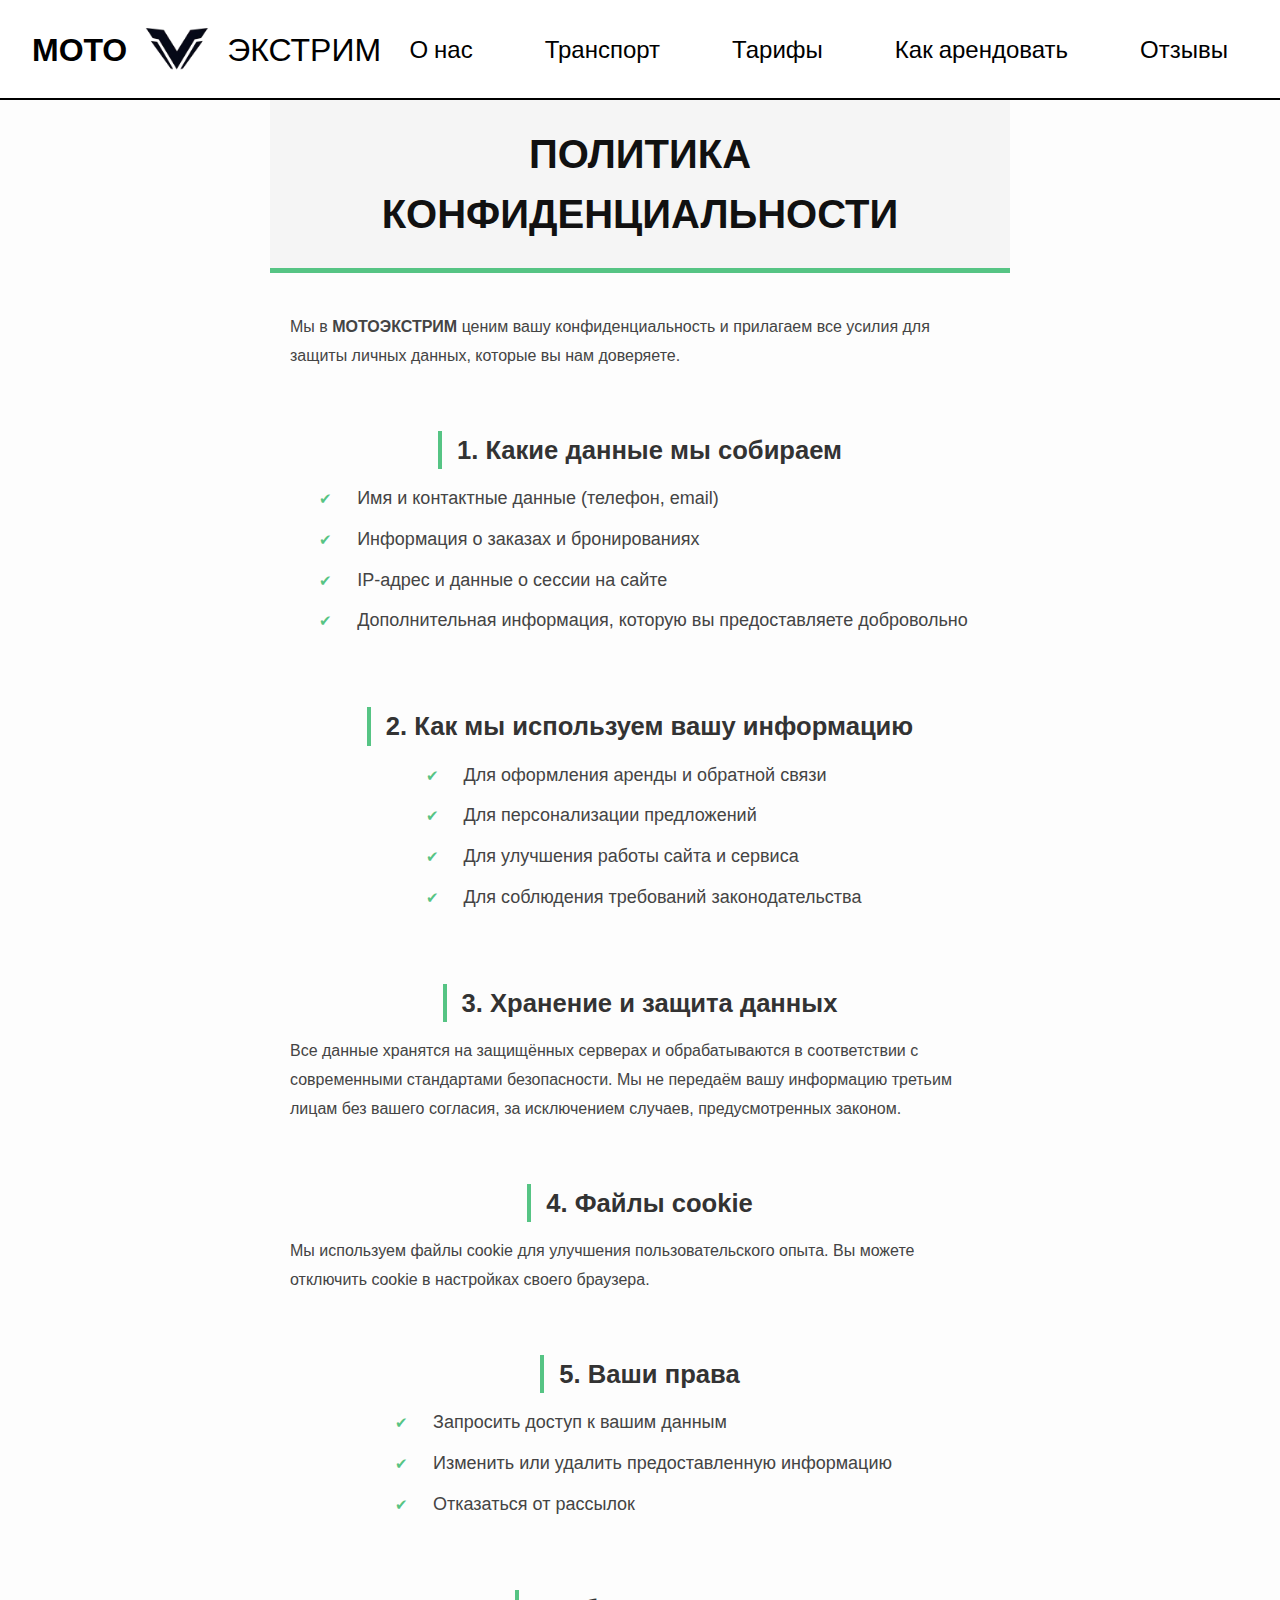
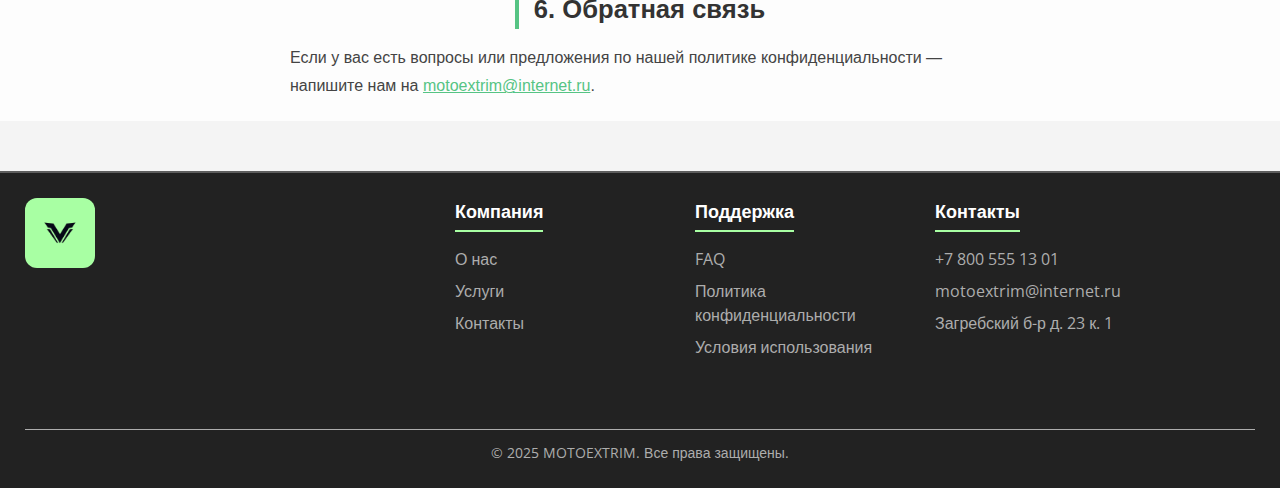
<file: politcon.html>
<!DOCTYPE html>
<html lang="ru">
<head>
    <meta charset="UTF-8" />
    <meta name="viewport" content="width=device-width, initial-scale=1.0"/>
    <title>MOTOEXTRIM</title>
    <link rel="stylesheet" href="css/style.css" />
    <meta charset="UTF-8">
    <link rel="icon" href="images/1111.png" type="image/png">
    <link rel="stylesheet" href="https://cdnjs.cloudflare.com/ajax/libs/font-awesome/5.15.4/css/all.min.css">
    


</head>
<body>
  <header class="header">
    <div class="header-content">
        <div class="logo-container">
            <h1 class="site-title">
                <span class="bold">МОТО</span>
                <img src="images/logo.png" alt="Логотип" class="logo"/>
                <span class="light">ЭКСТРИМ</span>
            </h1>
        </div>
        <nav class="navigation">
            <ul>
                <li><a href="onas.html" target="_blank" class="nav-link">О нас</a></li>
                <li><a href="index.html#rent" class="nav-link">Транспорт</a></li>
                <li><a href="index.html#tarifs" class="nav-link">Тарифы</a></li>
                <li><a href="index.html#feedback" class="nav-link">Как арендовать</a></li>
                <li><a href="index.html#reviews" class="nav-link">Отзывы</a></li>
            </ul>
        </nav>
    </div>
</header>
  <main>
  <section class="page-section privacy-policy">
    <div class="container">
      <h1 class="section-title">Политика конфиденциальности</h1>
      <p class="section-text">
        Мы в <strong>МОТОЭКСТРИМ</strong> ценим вашу конфиденциальность и прилагаем все усилия для защиты личных данных, которые вы нам доверяете.
      </p>

      <h2 class="sub-title">1. Какие данные мы собираем</h2>
      <ul class="custom-list">
        <li>Имя и контактные данные (телефон, email)</li>
        <li>Информация о заказах и бронированиях</li>
        <li>IP-адрес и данные о сессии на сайте</li>
        <li>Дополнительная информация, которую вы предоставляете добровольно</li>
      </ul>

      <h2 class="sub-title">2. Как мы используем вашу информацию</h2>
      <ul class="custom-list">
        <li>Для оформления аренды и обратной связи</li>
        <li>Для персонализации предложений</li>
        <li>Для улучшения работы сайта и сервиса</li>
        <li>Для соблюдения требований законодательства</li>
      </ul>

      <h2 class="sub-title">3. Хранение и защита данных</h2>
      <p class="section-text">
        Все данные хранятся на защищённых серверах и обрабатываются в соответствии с современными стандартами безопасности. Мы не передаём вашу информацию третьим лицам без вашего согласия, за исключением случаев, предусмотренных законом.
      </p>

      <h2 class="sub-title">4. Файлы cookie</h2>
      <p class="section-text">
        Мы используем файлы cookie для улучшения пользовательского опыта. Вы можете отключить cookie в настройках своего браузера.
      </p>

      <h2 class="sub-title">5. Ваши права</h2>
      <ul class="custom-list">
        <li>Запросить доступ к вашим данным</li>
        <li>Изменить или удалить предоставленную информацию</li>
        <li>Отказаться от рассылок</li>
      </ul>

      <h2 class="sub-title">6. Обратная связь</h2>
      <p class="section-text">
        Если у вас есть вопросы или предложения по нашей политике конфиденциальности — напишите нам на <a href="mailto:motoextrim@internet.ru">motoextrim@internet.ru</a>.
      </p>
    </div>
  </section>
</main>

  <footer class="site-footer" style="margin-top: 50px;">
    <div class="footer-container">
      <!-- Логотип как 1-я колонка -->
      <div class="footer-logo-box">
        <img src="images/logo.png" alt="Логотип" class="footer-logo">
      </div>
  
      <div class="footer-columns">
        <div class="footer-column">
          <h4>Компания</h4>
          <ul>
            <li><a href="onas.html" target="_blank">О нас</a></li>
            <li><a href="uslugi.html" target="_blank">Услуги</a></li>
            <li><a href="contacts.html" target="_blank">Контакты</a></li>
          </ul>
        </div>
  
        <div class="footer-column">
          <h4>Поддержка</h4>
          <ul>
            <li><a href="FAQ.html" target="_blank">FAQ</a></li>
            <li><a href="politcon.html" target="_blank">Политика конфиденциальности</a></li>
            <li><a href="uslovia.html" target="_blank">Условия использования</a></li>
          </ul>
        </div>
  
        <div class="footer-column">
          <h4>Контакты</h4>
          <ul>
            <li><a href="tel:+78005551301" target="_blank">+7 800 555 13 01</a></li>
            <li><a href="mailto:motoextrim@internet.ru" target="_blank">motoextrim@internet.ru</a></li>
            <li><a href="https://yandex.ru/maps/-/CHfFvD9g" target="_blank">Загребский б-р д. 23 к. 1</a></li>
          </ul>
        </div>
      </div>
    </div>
  
    <div class="footer-bottom">
      <p>&copy; 2025 MOTOEXTRIM. Все права защищены.</p>
    </div>
  </footer>
</body>
</html>
</file>
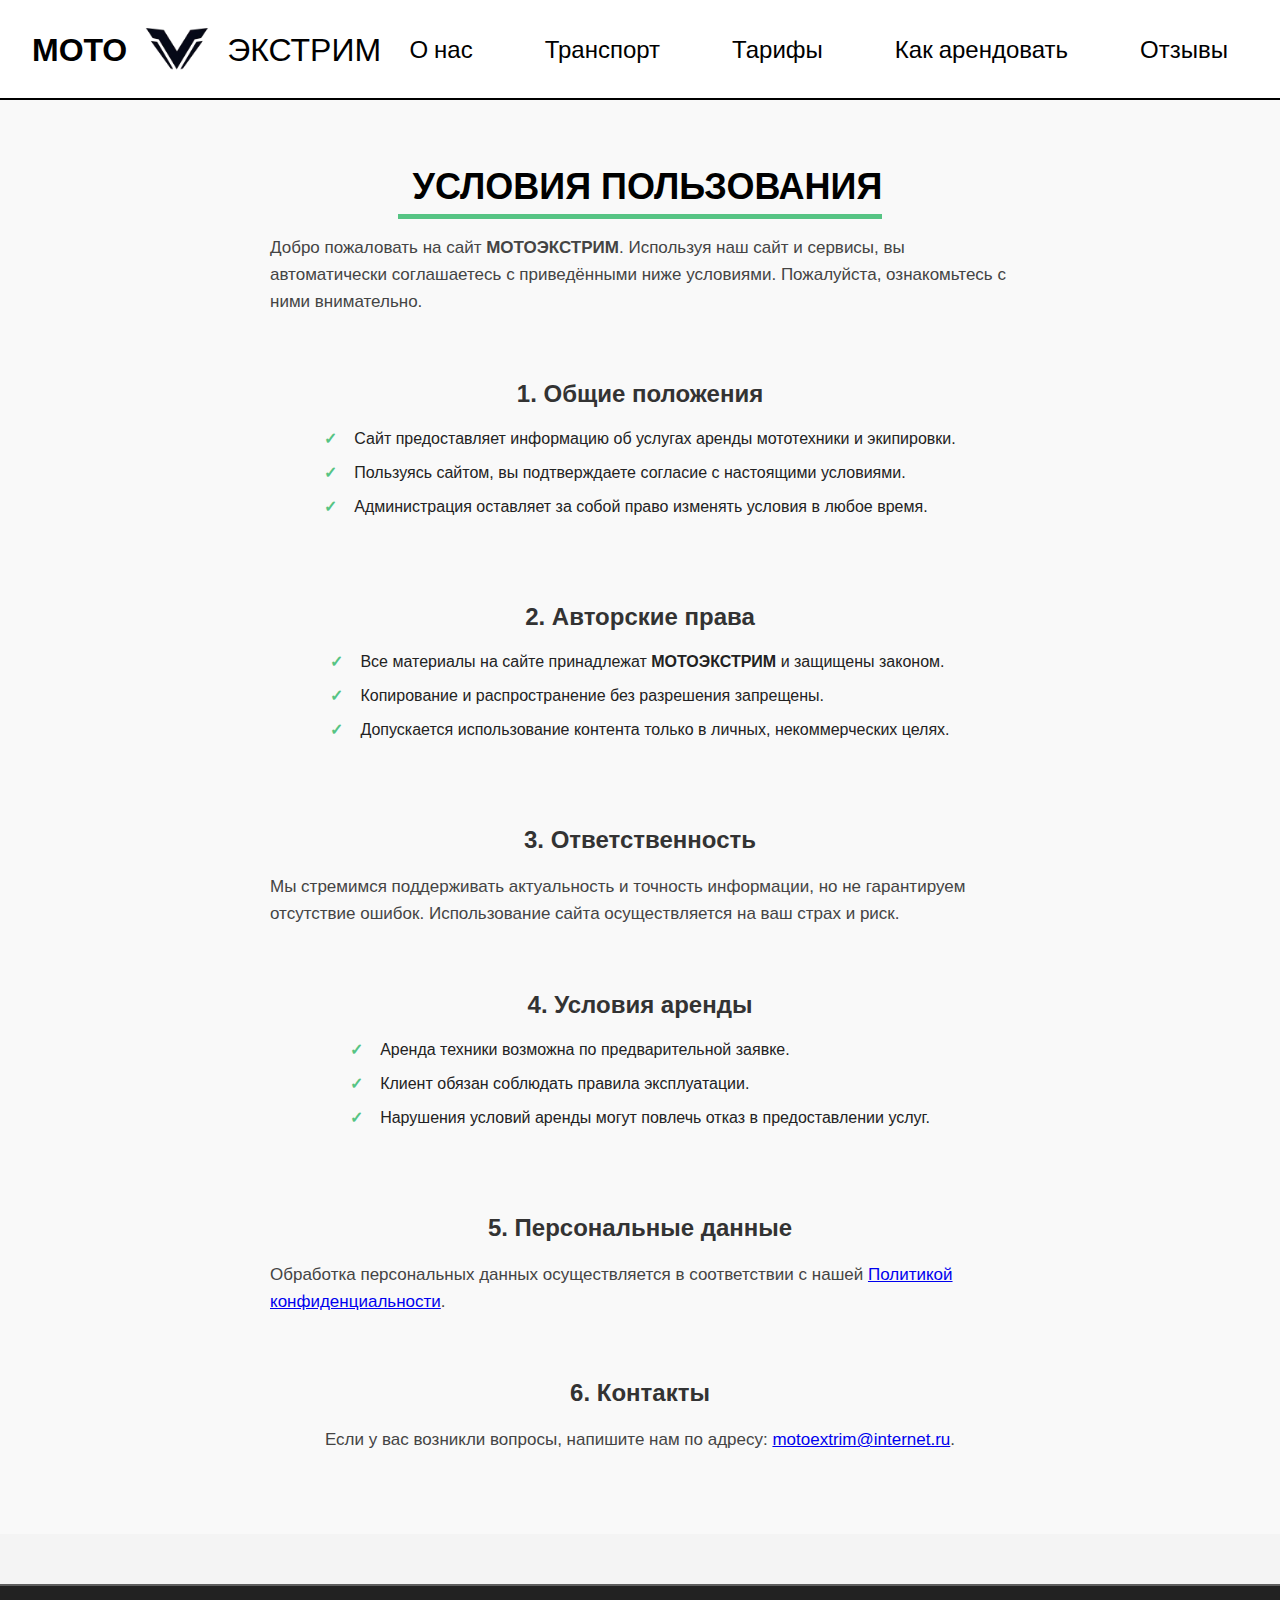
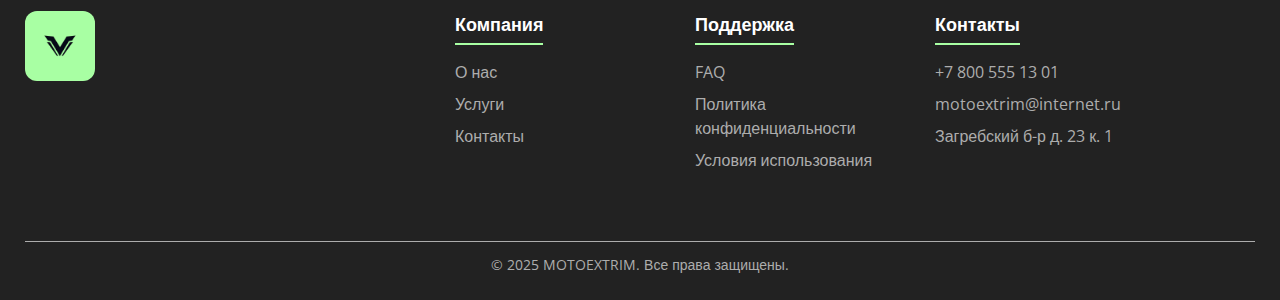
<file: uslovia.html>
<!DOCTYPE html>
<html lang="ru">
<head>
    <meta charset="UTF-8" />
    <meta name="viewport" content="width=device-width, initial-scale=1.0"/>
    <title>MOTOEXTRIM</title>
    <link rel="stylesheet" href="css/style.css" />
    <meta charset="UTF-8">
    <link rel="icon" href="images/1111.png" type="image/png">
    <link rel="stylesheet" href="https://cdnjs.cloudflare.com/ajax/libs/font-awesome/5.15.4/css/all.min.css">
    


</head>
<body>
  <header class="header">
    <div class="header-content">
        <div class="logo-container">
            <h1 class="site-title">
                <span class="bold">МОТО</span>
                <img src="images/logo.png" alt="Логотип" class="logo"/>
                <span class="light">ЭКСТРИМ</span>
            </h1>
        </div>
        <nav class="navigation">
            <ul>
                <li><a href="onas.html" target="_blank" class="nav-link">О нас</a></li>
                <li><a href="index.html#rent" class="nav-link">Транспорт</a></li>
                <li><a href="index.html#tarifs" class="nav-link">Тарифы</a></li>
                <li><a href="index.html#feedback" class="nav-link">Как арендовать</a></li>
                <li><a href="index.html#reviews" class="nav-link">Отзывы</a></li>
            </ul>
        </nav>
    </div>
</header>
<main>
  <section class="legal-section">
    <div class="container">
      <h1 class="section-title">Условия пользования</h1>
      <p class="section-text">
        Добро пожаловать на сайт <strong>МОТОЭКСТРИМ</strong>. Используя наш сайт и сервисы, вы автоматически соглашаетесь с приведёнными ниже условиями. Пожалуйста, ознакомьтесь с ними внимательно.
      </p>

      <h2 class="sub-title">1. Общие положения</h2>
      <ul class="legal-list">
        <li>Сайт предоставляет информацию об услугах аренды мототехники и экипировки.</li>
        <li>Пользуясь сайтом, вы подтверждаете согласие с настоящими условиями.</li>
        <li>Администрация оставляет за собой право изменять условия в любое время.</li>
      </ul>

      <h2 class="sub-title">2. Авторские права</h2>
      <ul class="legal-list">
        <li>Все материалы на сайте принадлежат <strong>МОТОЭКСТРИМ</strong> и защищены законом.</li>
        <li>Копирование и распространение без разрешения запрещены.</li>
        <li>Допускается использование контента только в личных, некоммерческих целях.</li>
      </ul>

      <h2 class="sub-title">3. Ответственность</h2>
      <p class="section-text">
        Мы стремимся поддерживать актуальность и точность информации, но не гарантируем отсутствие ошибок. Использование сайта осуществляется на ваш страх и риск.
      </p>

      <h2 class="sub-title">4. Условия аренды</h2>
      <ul class="legal-list">
        <li>Аренда техники возможна по предварительной заявке.</li>
        <li>Клиент обязан соблюдать правила эксплуатации.</li>
        <li>Нарушения условий аренды могут повлечь отказ в предоставлении услуг.</li>
      </ul>

      <h2 class="sub-title">5. Персональные данные</h2>
      <p class="section-text">
        Обработка персональных данных осуществляется в соответствии с нашей <a href="/privacy.html">Политикой конфиденциальности</a>.
      </p>

      <h2 class="sub-title">6. Контакты</h2>
      <p class="section-text">
        Если у вас возникли вопросы, напишите нам по адресу: <a href="mailto:motoextrim@internet.ru">motoextrim@internet.ru</a>.
      </p>
    </div>
  </section>
</main>

  <footer class="site-footer" style="margin-top: 50px;">
    <div class="footer-container">
      <!-- Логотип как 1-я колонка -->
      <div class="footer-logo-box">
        <img src="images/logo.png" alt="Логотип" class="footer-logo">
      </div>
  
      <div class="footer-columns">
        <div class="footer-column">
          <h4>Компания</h4>
          <ul>
            <li><a href="onas.html" target="_blank">О нас</a></li>
            <li><a href="uslugi.html" target="_blank">Услуги</a></li>
            <li><a href="contacts.html" target="_blank">Контакты</a></li>
          </ul>
        </div>
  
        <div class="footer-column">
          <h4>Поддержка</h4>
          <ul>
            <li><a href="FAQ.html" target="_blank">FAQ</a></li>
            <li><a href="politcon.html" target="_blank">Политика конфиденциальности</a></li>
            <li><a href="uslovia.html" target="_blank">Условия использования</a></li>
          </ul>
        </div>
  
        <div class="footer-column">
          <h4>Контакты</h4>
          <ul>
            <li><a href="tel:+78005551301" target="_blank">+7 800 555 13 01</a></li>
            <li><a href="mailto:motoextrim@internet.ru" target="_blank">motoextrim@internet.ru</a></li>
            <li><a href="https://yandex.ru/maps/-/CHfFvD9g" target="_blank">Загребский б-р д. 23 к. 1</a></li>
          </ul>
        </div>
      </div>
    </div>
  
    <div class="footer-bottom">
      <p>&copy; 2025 MOTOEXTRIM. Все права защищены.</p>
    </div>
  </footer>
</body>
</html>
</file>
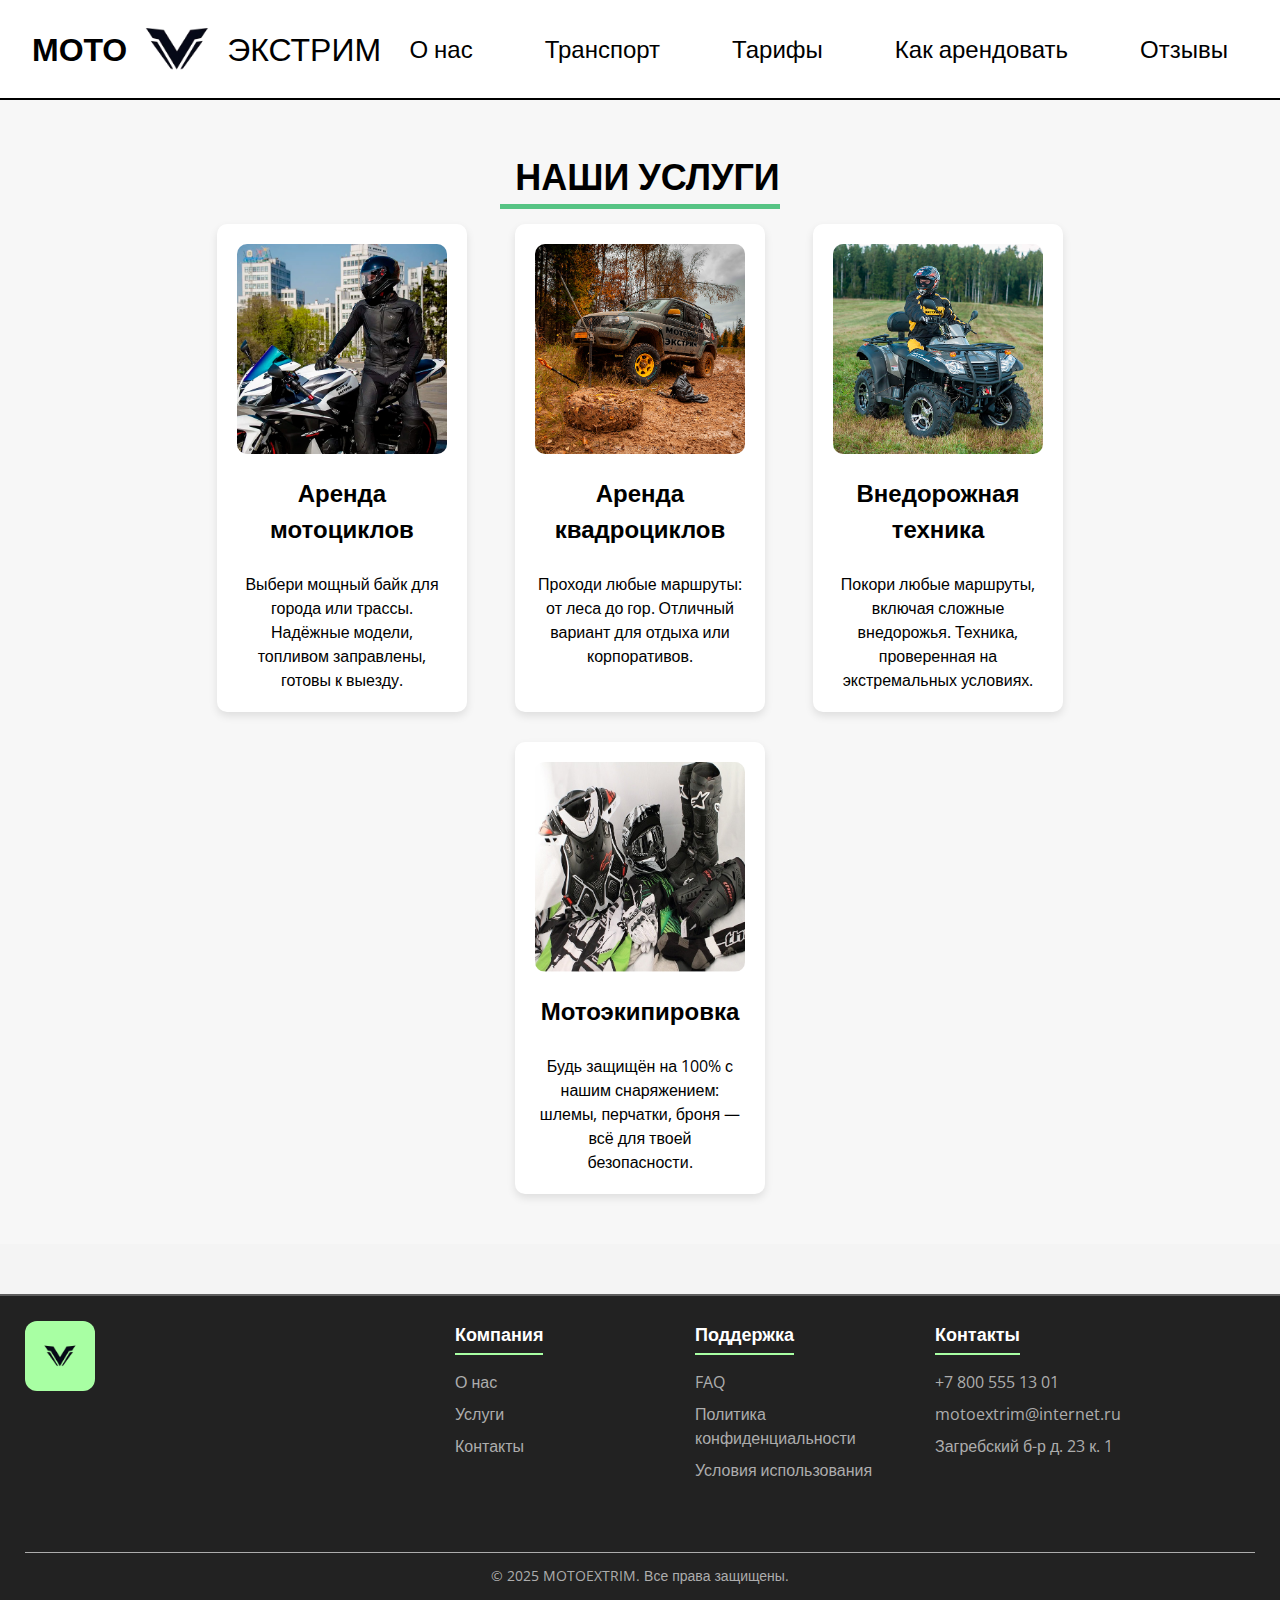
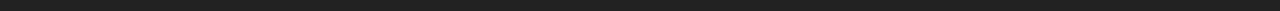
<file: uslugi.html>
<!DOCTYPE html>
<html lang="ru">
<head>
    <meta charset="UTF-8" />
    <meta name="viewport" content="width=device-width, initial-scale=1.0"/>
    <title>MOTOEXTRIM</title>
    <link rel="stylesheet" href="css/style.css" />
    <meta charset="UTF-8">
    <link rel="icon" href="images/1111.png" type="image/png">
    <link rel="stylesheet" href="https://cdnjs.cloudflare.com/ajax/libs/font-awesome/5.15.4/css/all.min.css">
    


</head>
<body>
  <header class="header">
    <div class="header-content">
        <div class="logo-container">
            <h1 class="site-title">
                <span class="bold">МОТО</span>
                <img src="images/logo.png" alt="Логотип" class="logo"/>
                <span class="light">ЭКСТРИМ</span>
            </h1>
        </div>
        <nav class="navigation">
            <ul>
                <li><a href="onas.html" target="_blank" class="nav-link">О нас</a></li>
                <li><a href="index.html#rent" class="nav-link">Транспорт</a></li>
                <li><a href="index.html#tarifs" class="nav-link">Тарифы</a></li>
                <li><a href="index.html#feedback" class="nav-link">Как арендовать</a></li>
                <li><a href="index.html#reviews" class="nav-link">Отзывы</a></li>
            </ul>
        </nav>
    </div>
</header>
  <main>
    <section class="services">
      <div class="container">
        <h2 class="section-title">Наши услуги</h2>
        <div class="services-wrapper">
          <div class="service">
            <img src="images/img1.png" alt="Аренда мотоциклов">
            <h3>Аренда мотоциклов</h3>
            <a href="#feedback">Выбери мощный байк для города или трассы. Надёжные модели, топливом заправлены, готовы к выезду.</a>
          </div>
          <div class="service">
            <img src="images/img2.png" alt="Аренда квадроциклов">
            <h3>Аренда квадроциклов</h3>
            <a href="index.html#feedback">Проходи любые маршруты: от леса до гор. Отличный вариант для отдыха или корпоративов.</a>
          </div>
          <div class="service">
            
            <img src="images/img3.png" alt="Внедорожная техника">
            <h3>Внедорожная техника</h3>
            <a href="#feedback">Покори любые маршруты, включая сложные внедорожья. Техника, проверенная на экстремальных условиях.</a>
          </div>
          <div class="service">
            
            <img src="images/img4.png" alt="Мотоэкипировка">
            <h3>Мотоэкипировка</h3>
            <a href="#feedback">Будь защищён на 100% с нашим снаряжением: шлемы, перчатки, броня — всё для твоей безопасности.</a>
          </div>
        </div>
      </div>
    </section>
    
    
    
  </main>
  <footer class="site-footer" style="margin-top: 50px;">
    <div class="footer-container">
      <!-- Логотип как 1-я колонка -->
      <div class="footer-logo-box">
        <img src="images/logo.png" alt="Логотип" class="footer-logo">
      </div>
  
      <div class="footer-columns">
        <div class="footer-column">
          <h4>Компания</h4>
          <ul>
            <li><a href="onas.html" target="_blank">О нас</a></li>
            <li><a href="uslugi.html" target="_blank">Услуги</a></li>
            <li><a href="contacts.html" target="_blank">Контакты</a></li>
          </ul>
        </div>
  
        <div class="footer-column">
          <h4>Поддержка</h4>
          <ul>
            <li><a href="FAQ.html" target="_blank">FAQ</a></li>
            <li><a href="politcon.html" target="_blank">Политика конфиденциальности</a></li>
            <li><a href="uslovia.html" target="_blank">Условия использования</a></li>
          </ul>
        </div>
  
        <div class="footer-column">
          <h4>Контакты</h4>
          <ul>
            <li><a href="tel:+78005551301" target="_blank">+7 800 555 13 01</a></li>
            <li><a href="mailto:motoextrim@internet.ru" target="_blank">motoextrim@internet.ru</a></li>
            <li><a href="https://yandex.ru/maps/-/CHfFvD9g" target="_blank">Загребский б-р д. 23 к. 1</a></li>
          </ul>
        </div>
      </div>
    </div>
  
    <div class="footer-bottom">
      <p>&copy; 2025 MOTOEXTRIM. Все права защищены.</p>
    </div>
  </footer>
</body>
</html>
</file>
<file: css/style.css>
@font-face {
  font-family: 'Open Sans';
  src: url('../fonts/OpenSans-Regular.woff2') format('truetype');
  font-weight: 400;
  font-style: normal;
}

@font-face {
  font-family: 'Open Sans';
  src: url('../fonts/OpenSans-Bold.woff2') format('truetype');
  font-weight: 700;
  font-style: normal;
}

/* Базовые сбросы и улучшения */
*,
*::before,
*::after {
  margin: 0;
  padding: 0;
  box-sizing: border-box;
}

html {
  scroll-behavior: smooth;
  font-size: 16px; /* удобно для rem */
}

body {
  font-family: 'Open Sans', sans-serif;
  background-color: #f4f4f4;
  color: #000;
  line-height: 1.5;
  min-height: 100vh;
  -webkit-font-smoothing: antialiased;
  -moz-osx-font-smoothing: grayscale;
}

/* Шапка */
.header {
  width: 100%;
  background-color: #fff;
  display: flex;
  justify-content: center;
  align-items: center;
  height: 100px;
  border-bottom: 2px solid #000;
}

.header-content {
  width: 100%;
  max-width: 1440px;
  padding: 0 32px;
  display: flex;
  justify-content: space-between;
  align-items: center;
}

/* Логотип + текст */
.logo-container {
  display: flex;
  align-items: center;
}

.logo {
  width: 80px;
  height: 80px;
}

.site-title {
  font-size: 32px;
  display: flex;
  align-items: center;
  gap: 0px;
  color: #000;
}

.site-title .bold {
  font-weight: bold;
}

.site-title .light {
  font-weight: normal;
}

.logo-container {
  display: flex;
  align-items: center;
  justify-content: center; /* Центрируем контейнер */
}

.logo {
  width: 100px;
  height: 100px;
}

/* Меню */
.navigation ul {
  list-style: none;
  display: flex;
  gap: 32px;
}

.nav-link {
  font-size: 24px;
  text-decoration: none;
  color: #000;
  padding: 10px 20px;
  border-radius: 32px;
  transition: background-color 0.3s, color 0.3s;
}

.nav-link:hover {
  background-color: #A8FFA3;
  color: #111;
}


/* Hero-секция */
.hero {
  display: flex;
  justify-content: space-between;
  align-items: center;
  padding: 60px 300px;
  max-width: 100%;
  margin: 0 auto;  /* Центрируем контейнер */
  background-color: #fff;
  box-sizing: border-box;
  gap: 40px;  /* Между элементами */
}

/* Левая часть */
.hero-left {
  max-width: 100%;
}

.hero-left h2 {
  font-size: 48px;
  font-weight: normal;
  font-family: 'Open Sans', sans-serif;
}

.hero-left h3 {
  font-size: 48px;
  font-weight: normal;
  line-height: 1.2;
  margin-bottom: 20px;
  font-family: 'Open Sans', sans-serif;
}

.hero-left h3 strong {
  font-weight: 700;
}

.hero-description {
  font-size: 24px;
  color: #666;
  line-height: 1.5;
  font-family: 'Open Sans', sans-serif;
  margin-bottom: 32px;
}

/* Кнопки */
.hero-buttons {
  display: flex;
  gap: 20px;
  font-size: 24px;
}

.btn-green {
  background-color: #A8FFA3;
  border: none;
  border-radius: 24px;
  padding: 14px 32px;
  font-size: 24px;
  font-family: 'Open Sans', sans-serif;
  cursor: pointer;
  transition: background-color 0.3s;
}

.btn-green:hover {
  background-color: #8FF08A; /* чуть темнее */
  transform: translateY(-1px);
}

.btn-green:active {
  transform: translateY(1px);
  box-shadow: 0 2px 4px rgba(0, 0, 0, 0.2);
}

.btn-outline {
  border: 2px solid #888;
  border-radius: 24px;
  padding: 14px 32px;
  background-color: transparent;
  font-size: 24px;
  font-family: 'Open Sans', sans-serif;
  color: rgba(0, 0, 0, 0.6);
  cursor: pointer;
  transition: all 0.3s;
}

.btn-outline:hover {
  border-color: #A8FFA3;
  background-color: #A8FFA3;
  color: #111; /* меняем текст */
}

.btn-outline:active {
  transform: translateY(1px);
  box-shadow: 0 2px 4px rgba(0, 0, 0, 0.2);
}

/* Правая часть */
.hero-right {
  display: flex;
  gap: 24px;
}

.hero-img {
  width: 100%;
  max-width: 352px;
  height: 518px;
  border-radius: 24px;
}


/* О компании */
.about {
  padding: 60px 0 40px;
  background: #fff;
  margin: 0 auto; /* Центрирует блок по горизонтали */
  width: 100%; /* Добавлено, чтобы блок занимал всю доступную ширину */
}

.container {
  max-width: 1440px;
  margin: 0 auto;
  padding: 0 80px;
}

.about-inner {
  width: 100%; /* Сделал ширину 100%, чтобы не выходило за пределы контейнера */
}

.about h2 {
  font-size: 32px;
  font-weight: 600;
}

.green-underline {
  width: 35px;
  height: 3px;
  background-color: #A8FFA3;
  margin: 5px 0 25px;
}

.about p {
  font-size: 24px;
  line-height: 1.6;
  color: #111;
  max-width: 100%;
}



/* Статистика */
.stats {
  background-image: url('../images/stats.png');
  background-size: cover;
  background-position: center;
  position: relative;
  height: 320px;
  display: flex;
  align-items: center;
  justify-content: center;
}

.stats-gradient {
  width: 100%;
  height: 100%;
  background: linear-gradient(to bottom, rgba(0, 0, 0, 0.3), rgba(0, 0, 0, 0.6));
  display: flex;
  align-items: center;
  justify-content: center;
}

.stats-content {
  display: flex;
  justify-content: space-around;
  width: 120%;
  max-width: 1200px;
  margin-left: 163px;
  transform: translateX(5px); /* Перемещаем блок вправо на 50px */
}

.stat-item {
  text-align: center;
  color: rgba(255, 255, 255, 0.438);
  text-shadow: 1px 1px 2px rgba(0, 0, 0, 0.5);
}

.stat-top {
  font-size: 64px;
  font-weight: 700;
}

.stat-bottom {
  font-size: 40px;
  font-weight: 200;
  opacity: 0.6;
  margin-top: 5px;
}


/* Преимущества и особенности */
.benefits-section {
  padding: 80px 0;
  background-color: #fff;
}

.benefits-wrapper {
  max-width: 1440px;
  margin: 0 auto;
  display: flex;
  align-items: flex-start;
  justify-content: space-between;
  gap: 10px;
  padding: 0 80px;
  transform: translateX(50px); /* Сдвигаем весь блок на 50px вправо */
}

.benefits-column {
  flex: 1;
}

.benefits-column h2 {
  font-size: 24px;
  font-weight: 400;
  margin-bottom: 6px;
  margin-left: 0px;
}

.benefits-list {
  list-style: disc;
  padding-left: 20px;
  font-size: 20px;
  line-height: 1.6;
  color: #000000a8;
}

.benefits-image-block {
  display: flex;
  align-items: flex-start;
  justify-content: center;
}

.benefits-img {
  width: 30px; /* Исправлено, было 30x */
  height: 30px;
  object-fit: contain;
}


.rent-offer {
  display: flex;
  align-items: center;
  justify-content: center; /* Центрируем содержимое */
  gap: 10px; /* расстояние между линией и текстом */
}

.text {
  font-family: 'Open Sans', sans-serif;
  font-size: 24px;
  font-weight: 400;
}

.line {
  width: 5px;
  height: 35px;
  background-color: #A8FFA3;
  border-radius: 999px;
  margin-left: 0; /* убрали жесткое значение */
  margin-right: 0; /* тоже убрали фиксированный отступ справа */
  /* теперь линия будет по центру, с учетом gap */
}

/* CSS */
.grid-block {
  display: grid;
  grid-template-columns: repeat(2, 1fr);
  gap: 20px; /* отступы между картинками */
  max-width: 1200px; /* или подгони под дизайн */
  margin: 40px auto 0; /* центрируем блок */
}

.grid-block img {
  width: 100%;
  aspect-ratio: 1 / 1; /* делает картинку квадратной */
  object-fit: cover;
  border-radius: 16px; /* скругления углов */
  border: 2px solid #000;
}

.rent-offer_uni {
  display: flex;
  align-items: center;
  justify-content: center; /* Центрируем блок с текстом и линией */
  gap: 10px; /* расстояние между линией и текстом */
  margin-top: 80px;
}

.tariffs {
  display: flex;
  justify-content: space-between;
  gap: 30px;
  margin-top: 60px;
  flex-wrap: wrap; /* для адаптивности */
}

.tariff-card {
  flex: 1;
  background-color: #f9f9f9;
  border-radius: 20px;
  padding: 20px;
  text-align: center;
  font-family: 'Open Sans', sans-serif;
  min-width: 300px; /* минимум для карточки */
}

.tariff-card h3 {
  font-size: 24px;
  margin: 0;
}

.subtitle {
  font-size: 16px;
  color: rgba(0, 0, 0, 0.5);
  margin: 4px 0 12px;
}

.tariff-card img {
  width: 100%;
  height: 300px;
  aspect-ratio: 1 / 1;
  border-radius: 16px;
  margin-bottom: 12px;
}

.image-desc {
  font-size: 24px;
  color: rgba(0, 0, 0, 0.5);
  margin: 0 0 8px;
}

.price {
  font-size: 24px;
  color: #000;
  margin-bottom: 16px;
}

.tariff-card button {
  padding: 20px 35px;
  font-size: 24px;
  border: none;
  border-radius: 24px;
  background-color: #A8FFA3;
  cursor: pointer;
  transition: background-color 0.3s ease;
}

.tariff-card button:hover {
  background-color: #8FF08A; /* добавим немного темнее */
}

  
.green-underline1,
.green-underline2,
.green-underline3,
.green-underline4 {
    height: 3px;
    background-color: #A8FFA3;
    border-radius: 4px;
    margin: 5px auto 25px; /* Центрируем линии по горизонтали */
}

.green-underline1 {
    width: 226px; /* или любое нужное значение */
}

.green-underline2 {
    width: 200px; /* или любое нужное значение */
}

.green-underline3 {
    width: 260px; /* или любое нужное значение */
}

.green-underline4 {
    width: 245px; /* или любое нужное значение */
}

.avatar-line {
  display: flex;
  justify-content: center;
  gap: 20px; /* гибкое расстояние между иконками */
  margin-top: 40px;
  width: 100%; /* чтобы блок занимал всю ширину экрана */
}

.avatar-card {
  display: flex;
  flex-direction: column;
  align-items: center;
  justify-content: center;
  width: 100%; /* гарантирует, что элементы будут занимать всю доступную ширину */
}

.avatar-wrapper {
  padding: 6px;
  border: 2px solid #A8FFA3;
  border-radius: 50%;
  display: flex;
  justify-content: center; /* чтобы иконка была по центру */
  align-items: center; /* чтобы иконка была по центру */
}

.avatar {
  width: 140px;
  height: 140px;
  border-radius: 50%;
  object-fit: cover;
  display: block;
}

.avatar-name {
  font-size: 24px;
  margin-top: 12px;
  font-family: 'Open Sans', sans-serif;
  color: #000;
  text-align: center;
}

.feedback-section {
  position: relative;
  margin-top: 100px;
}

/* Медиазапрос для уменьшения расстояния между аватарами на мобильных устройствах */
@media (max-width: 768px) {
  .avatar-line {
      gap: 10px; /* меньшее расстояние между аватарами на мобильных устройствах */
  }

  .avatar-name {
      font-size: 18px; /* уменьшаем размер шрифта */
  }

  .avatar-wrapper {
      width: 100px; /* уменьшаем размер аватара */
      height: 100px;
  }
}

  
  /* Жирный текст под аватарками */
.feedback-bottom-text {
  text-align: center;
  font-weight: bold;
  font-size: 20px;
  font-family: 'Open Sans', sans-serif;
  margin-top: 10px;
  color: #000;
  line-height: 1.5; /* немного увеличиваем межстрочное расстояние для удобства чтения */
}

/* Медиазапрос для мобильных устройств */
@media (max-width: 768px) {
  .feedback-bottom-text {
      font-size: 16px; /* уменьшаем размер шрифта на мобильных устройствах */
  }
}

  /* Основной блок с обратной связью */
.feedback-box {
  background-color: #ffffff;
  padding: 60px 80px;
  box-shadow: 0px 5px 10px rgba(0, 0, 0, 0.1);
  max-width: 100%;
  width: 100%;
  margin: 0px 0;
  margin-top: 200px;
  position: relative;
  background-image: url('../images/feed.png');
  background-size: cover;
  background-position: center;
  background-repeat: no-repeat;
}

.feedback-wrapper {
  display: flex;
  justify-content: space-between;
  gap: 40px;
}

/* Левая и правая часть */
.feedback-left,
.feedback-right {
  flex: 1;
}

/* Заголовок */
.feedback-title {
  font-size: 48px;
  color: #ffffff;
  font-family: 'Open Sans', sans-serif;
  text-align: center;
  margin-bottom: 30px;
}

/* Форма обратной связи */
.feedback-form .input-group {
  margin-bottom: 20px;
}

.feedback-form label {
  font-size: 18px;
  color: #ffffff;
  font-family: 'Open Sans', sans-serif;
  display: block;
  margin-bottom: 8px;
}

.feedback-form input,
.feedback-form textarea {
  width: 100%;
  padding: 15px;
  font-size: 16px;
  border: 2px solid #ddd;
  border-radius: 12px;
  box-sizing: border-box;
  background-color: rgba(255, 255, 255, 0.8);
}

.feedback-form textarea {
  resize: vertical;
  height: 150px;
}

.checkbox-group {
  margin: 20px 0;
}

.checkbox-label {
  display: flex;
  align-items: flex-start;
  gap: 12px;
}

.checkbox-label input[type="checkbox"] {
  margin-top: 5px;
  transform: scale(1.2);
  cursor: pointer;
  flex-shrink: 0;
}

.consent-text {
  font-size: 14px;
  line-height: 1.5;
  color: rgba(71, 71, 71, 0.8);
  left: 0;
}

/* Кнопка отправки */
.feedback-button {
  background-color: #a8ffa3;
  color: #000000;
  padding: 15px 50px;
  font-size: 20px;
  border: none;
  border-radius: 25px;
  cursor: pointer;
  transition: background-color 0.3s ease;
  display: block;
  margin: 20px auto;
  opacity: 0.9; /* Начальная прозрачность (кнопка неактивна) */
}

.feedback-button.active {
  opacity: 1; /* Полная видимость кнопки, когда она активна */
}

.feedback-button:disabled {
  cursor: not-allowed;
  background-color: #303030;
}

.feedback-button:hover {
  background-color: #80e79f;
}

.consent-text input {
  height: 20px;
  width: 20px;
  margin: 0 10px;
  margin-bottom: 60px;
}

/* Заголовки и описание */
.feedback-heading {
  font-size: 64px;
  font-weight: bold;
  color: #ffffff;
  margin-bottom: 60px;
  font-family: 'Open Sans', sans-serif;
}

.feedback-description {
  font-size: 24px;
  line-height: 1.6;
  color: #f0f0f0;
  margin-bottom: 60px;
  font-family: 'Open Sans', sans-serif;
}

.feedback-contacts-title {
  font-size: 32px;
  font-weight: bold;
  color: #ffffff;
  margin-bottom: 15px;
  font-family: 'Open Sans', sans-serif;
}

.contact-info {
  display: flex;
  flex-direction: column;
  gap: 12px;
}

.contact-item {
  display: flex;
  align-items: center;
  gap: 12px;
  color: #ffffff;
  font-size: 24px;
  font-family: 'Open Sans', sans-serif;
}

.contact-item img {
  width: 45px;
  height: 45px;
}

/* Медиазапрос для планшетов */
@media (max-width: 1024px) {
  .feedback-wrapper {
    flex-direction: column; /* Сделаем колонку на планшетах */
    align-items: center;
  }

  .feedback-left,
  .feedback-right {
    flex: none;
    width: 100%; /* Занимаем всю ширину */
    margin-bottom: 30px;
  }

  .feedback-title {
    font-size: 36px; /* Уменьшаем шрифт заголовка */
  }

  .feedback-heading {
    font-size: 48px; /* Уменьшаем шрифт заголовка */
  }

  .feedback-description {
    font-size: 20px; /* Уменьшаем размер шрифта описания */
  }

  .contact-item {
    font-size: 20px; /* Уменьшаем размер шрифта контактов */
  }

  .feedback-button {
    font-size: 18px; /* Уменьшаем размер шрифта кнопки */
    padding: 12px 25px;
  }
}

/* Медиазапрос для мобильных устройств */
@media (max-width: 768px) {
  .feedback-box {
    padding: 40px 20px; /* Уменьшаем отступы */
  }

  .feedback-wrapper {
    flex-direction: column; /* Колонка на мобильных */
    align-items: center;
  }

  .feedback-title {
    font-size: 30px; /* Еще уменьшаем шрифт заголовка */
  }

  .feedback-heading {
    font-size: 36px; /* Еще уменьшаем шрифт заголовка */
  }

  .feedback-description {
    font-size: 18px; /* Еще уменьшаем размер шрифта */
  }

  .feedback-button {
    font-size: 16px; /* Уменьшаем размер шрифта кнопки */
    padding: 10px 20px;
  }

  .contact-item {
    font-size: 18px; /* Уменьшаем размер шрифта контактов */
  }

  .consent-text {
    font-size: 12px; /* Уменьшаем шрифт текста согласия */
  }
}

/* Медиазапрос для устройств с маленьким экраном (мобильные телефоны) */
@media (max-width: 576px) {
  .feedback-box {
    padding: 30px 15px; /* Еще меньше отступы */
  }

  .feedback-title {
    font-size: 24px; /* Еще уменьшаем размер заголовка */
  }

  .feedback-heading {
    font-size: 28px; /* Еще уменьшаем размер шрифта */
  }

  .feedback-description {
    font-size: 16px; /* Уменьшаем размер шрифта описания */
  }

  .feedback-button {
    font-size: 14px; /* Уменьшаем размер шрифта кнопки */
    padding: 8px 15px;
  }

  .contact-item {
    font-size: 16px; /* Уменьшаем размер шрифта контактов */
  }
}


.site-footer {
  background-color: #222;
  color: #fff;
  padding: 25px;
  font-family: 'Open Sans', sans-serif;
  border-top: 2px solid #5e5e5e; /* Добавляем разделительную линию */
  position: relative;
}

.footer-container {
  display: flex;
  justify-content: flex-start; /* Логотип слева */
  align-items: flex-start;     /* Все элементы в верхней части футера */
  max-width: 1920px;
  margin: 0 330px;
  gap: 80px;
}

.footer-logo-box {
  background-color: #A8FFA3;
  padding: 20px;
  border-radius: 12px;
  display: flex;
  align-items: center;
  justify-content: center;
  height: 70px;
  width: 70px;
  flex-shrink: 0;
  position: absolute;
  top: 25px;
  left: 25px; /* Логотип в левом верхнем углу */
}

.footer-logo {
  max-width: 50px;
  max-height: 50px;
}

.footer-columns {
  display: flex;
  gap: 40px;
  margin-left: 100px; /* Оставляем место для логотипа */
  width: 100%;  /* Ширина на всю доступную область */
  justify-content: space-between; /* Равномерное распределение колонок */
}

.footer-column {
  flex: 1;
  min-width: 200px;
}

.footer-column h4 {
  margin-bottom: 15px;
  font-size: 18px;
  border-bottom: 2px solid #A8FFA3;
  display: inline-block;
  padding-bottom: 5px;
}

.footer-column ul {
  list-style: none;
  padding: 0;
}

.footer-column ul li {
  margin-bottom: 4%;
}

.footer-column ul li a {
  color: #adadad;
  text-decoration: none;
  transition: color 0.2s ease;
}

.footer-column ul li a:hover {
  color: #A8FFA3;
}

.footer-bottom {
  text-align: center;
  padding-top: 1%;  
  border-top: 1px solid #adadad;
  margin-top: 5%;   
  font-size: 14px;
  color: #adadad;
}


.page-section h1{
  display: flex;
  flex-wrap: wrap;
  font-size: 32px;
  padding: 24px;
  background-color: #f5f5f5;
  justify-content: left;
}


.page-section p {
  padding: 0 20px;
  background-color: #0077cc00;
  font-size: 24px;
  color: rgb(0, 0, 0);
  text-decoration: none;
  border-radius: 8px;
  font-weight: 500;
  transition: background-color 0.3s ease, transform 0.2s ease;
}

/*.page-section h1{
  display: flex;
  flex-wrap: wrap;
  font-size: 48px;
  gap: 12px;
  margin: 30px 0;
  padding: 16px;
  background-color: #f5f5f5;
  justify-content: left;
}

.page-section p {
  padding: 10px 20px;
  background-color: #0077cc00;
  font-size: 24px;
  color: rgb(0, 0, 0);
  text-decoration: none;
  border-radius: 8px;
  font-weight: 500;
  transition: background-color 0.3s ease, transform 0.2s ease;
}
*/
.notification {
  position: fixed;
  top: 20px;
  left: 50%;
  transform: translateX(-50%);
  background-color: #4CAF50; /* зеленый цвет */
  color: white;
  padding: 15px;
  border-radius: 5px;
  font-size: 18px;
  z-index: 9999;
  opacity: 0;
  visibility: hidden;
  transition: opacity 0.5s ease, visibility 0.5s ease;
}

.notification.show {
  opacity: 1;
  visibility: visible;
}

.services {
  background-color: #f7f7f7;
  padding: 50px 0;
}

.container {
  width: 80%;
  margin: 0 auto;
}

.section-title {
  text-align: center;
  font-size: 36px;
  font-weight: bold;
  margin-bottom: 40px;
}

.services-wrapper {
  display: flex;
  justify-content: space-around;
  flex-wrap: wrap;
  gap: 30px;
}

.green-strip {
  position: absolute;
  top: 0;
  left: 0;
  width: 100%;
  height: 8px;
  background-color: #27ae60;
  border-radius: 5px 5px 0 0;
}


.service {
  background-color: #fff;
  padding: 20px;
  border-radius: 10px;
  box-shadow: 0 4px 8px rgba(0, 0, 0, 0.1);
  text-align: center;
  width: 250px;
  transition: transform 0.3s ease-in-out;
}

.service:hover {
  transform: translateY(-10px);
}

.service img {
  width: 100%;
  height: auto;
  border-radius: 10px;
  margin-bottom: 15px;
}

.service h3 {
  font-size: 24px;
  font-weight: 600;
  margin-bottom: 15px;
}

.service a {
  color: #000000;
  font-size: 16px;
  font-weight: 500;
  text-decoration: none;
  display: inline-block;
  margin-top: 10px;
  transition: color 0.3s ease;
}

.service a:hover {
  color: #29b96a;
}

/* Стили для раздела Контакты */
.contacts {
  background-color: #fff;
  padding: 60px 0;
}

.container {
  display: flex;
  align-items: center;
  flex-direction: column;
  width: 80%;
  margin: 0 auto;
  
  
}


.section-title {
  text-align: center;
  font-size: 36px;
  font-weight: 700;
  color: #333;
  margin-bottom: 40px;
  text-transform: uppercase;
}

.contact-item {
  display: flex;
  align-items: center;
  justify-content: left;
  margin-bottom: 30px;

  padding-bottom: 20px;

}

.icon-box {
  background-color: #27ae60;
  width: 60px;
  height: 60px;
  border-radius: 50%;
  display: flex;
  justify-content: center;
  align-items: center;
  color: #fff;
  font-size: 30px;
  margin-right: 20px;
}

.contact-info {
  flex-grow: 1;
}

.contact-info h3 {
  font-size: 22px;
  font-weight: 600;
  margin-bottom: 5px;
  color: #333;
}

.contact-link {
  font-size: 18px;
  color: #27ae60;
  text-decoration: none;
  transition: color 0.3s ease;
}

.contact-link:hover {
  color: #2980b9;
}

.contact-item:last-child {
  border-bottom: none;
}

@media (max-width: 768px) {
  .container {
    width: 95%;
  }

  .contact-item {
    flex-direction: column;
    align-items: flex-start;
  }

  .icon-box {
    margin-bottom: 10px;
  }

  .contact-info {
    text-align: left;
  }
}

.faq-section {
  padding: 60px 20px;
  background-color: #f9f9f9;
}

.faq-title {
  text-align: center;
  font-size: 2.5rem;
  font-weight: 800;
  margin-bottom: 40px;
  color: #222;
}

.faq-list {
  max-width: 900px;
  margin: 0 auto;
  display: flex;
  flex-direction: column;
  gap: 30px;
}

.faq-item {
  background-color: #fff;
  padding: 25px 30px;
  border-radius: 12px;
  box-shadow: 0 8px 20px rgba(0, 0, 0, 0.06);
  transition: transform 0.2s ease;
}

.faq-item:hover {
  transform: translateY(-3px);
}

.faq-item h2 {
  font-size: 1.4rem;
  font-weight: 700;
  margin-bottom: 10px;
  color: #000;
}

.faq-item p {
  font-size: 1rem;
  line-height: 1.6;
  color: #444;
}

.faq-item a {
  color: #007aff;
  text-decoration: underline;
}

.privacy-policy {
  
  background-color: #fdfdfd;
  color: #222;
  font-family: 'Segoe UI', sans-serif;
}

.privacy-policy .container {
  max-width: 900px;
  margin: 0 auto;
}

.privacy-policy .section-title {
  font-size: 2.5rem;
  font-weight: 800;
  margin-bottom: 40px;
  text-align: center;
  color: #111;
}

.privacy-policy .sub-title {
  font-size: 1.6rem;
  font-weight: 700;
  margin-top: 40px;
  margin-bottom: 15px;
  color: #333;
  border-left: 4px solid #56c484;
  padding-left: 15px;
}

.privacy-policy .section-text {
  font-size: 1rem;
  line-height: 1.8;
  color: #444;
  margin-bottom: 20px;
}

.privacy-policy .custom-list {
  padding-left: 20px;
  margin-bottom: 20px;
}

.privacy-policy .custom-list li {
  position: relative;
  margin-bottom: 12px;
  padding-left: 25px;
  line-height: 1.6;
  color: #444;
}

.custom-list li::marker {
  content: "✔";
  position: absolute;
  left: 0;
  color: #56c484;
  font-size: 0.95rem;
  top: 1px;
  gap: 50%;
}

/*.privacy-policy .custom-list li::before  {
  content: "✔";
  position: absolute;
  left: 0;
  color: #56c484;
  font-size: 0.95rem;
  top: 1px;
}*/

.privacy-policy a {
  color: #56c484;
  text-decoration: underline;
  transition: color 0.2s ease;
}

.privacy-policy a:hover {
  color: #56c484;
}

.legal-section {
  padding: 60px 20px;
  background-color: #f9f9f9;
  color: #222;
  font-family: 'Segoe UI', sans-serif;
}

.legal-section .container {
  max-width: 900px;
  margin: 0 auto;
}

.section-title {
  font-size: 36px;
  font-weight: bold;
  color: #000;
  margin-bottom: 15px;
  border-bottom: 5px solid #56c484;
;
  padding-left: 15px;
}

.sub-title {
  font-size: 24px;
  margin-top: 40px;
  margin-bottom: 15px;
  color: #333;
  position: relative;
}

.sub-list::before {
  content: "•";
  color: #56c484;
  font-size: 28px;
  position: absolute;
  left: -25px;
  top: 0;
}

.section-text {
  font-size: 17px;
  line-height: 1.6;
  margin-bottom: 20px;
  color: #444;
}

.legal-list {
  list-style: none;
  padding-left: 0;
  margin-bottom: 30px;
}

.legal-list li {
  position: relative;
  padding-left: 30px;
  margin-bottom: 10px;
  font-size: 16px;
  line-height: 1.5;
}

.legal-list li::before {
  content: "✓";
  position: absolute;
  left: 0;
  top: 0;
  color: #56c484;
  font-weight: bold;
}

/* Основной стиль для секции "О нас" */


.section-list {
  list-style-type: none;
  padding: 0;
  font-size: 18px;
  color: #555;
  text-align: left;
}

.section-list li {
  margin-bottom: 10px;
}

.custom-list li {
  font-size: 18px;
  color: #444;
}

.icon {
  font-size: 30px;
  margin-right: 10px;
  color: #56c484;
}
</file>
